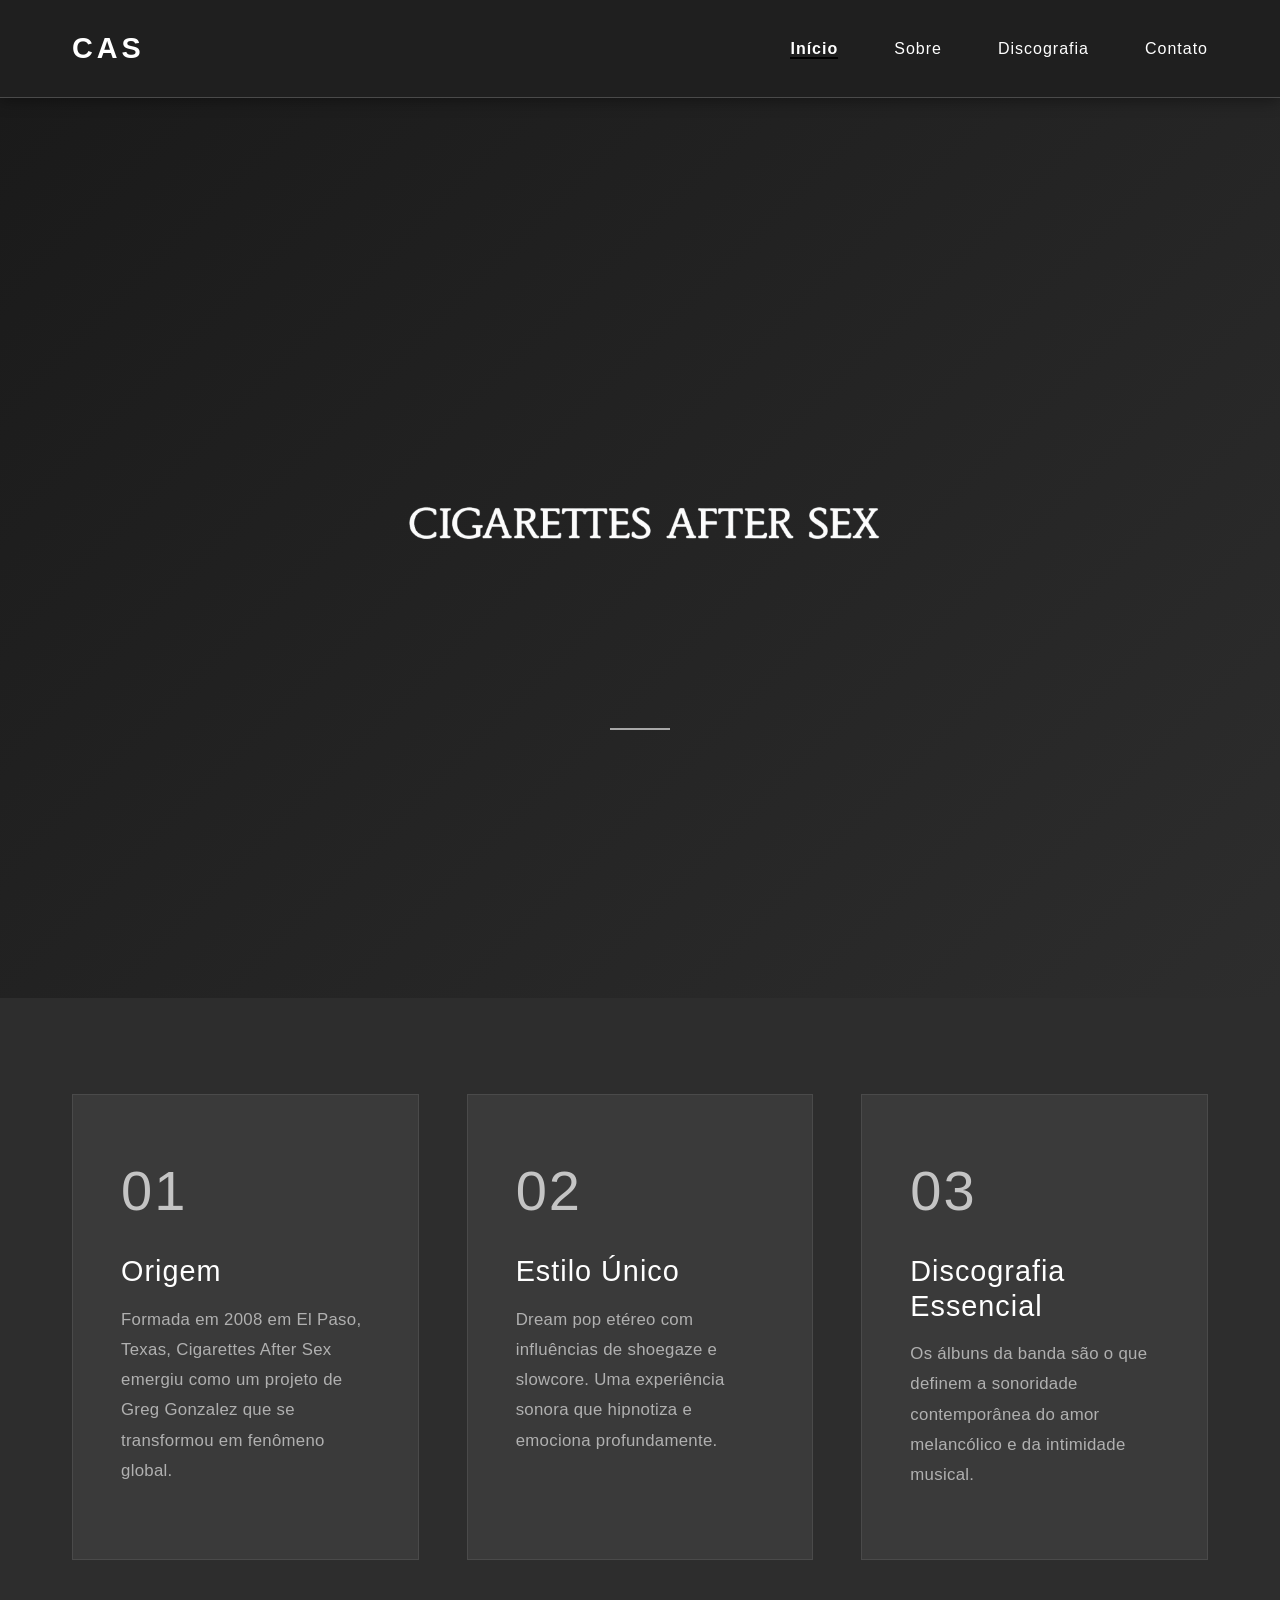
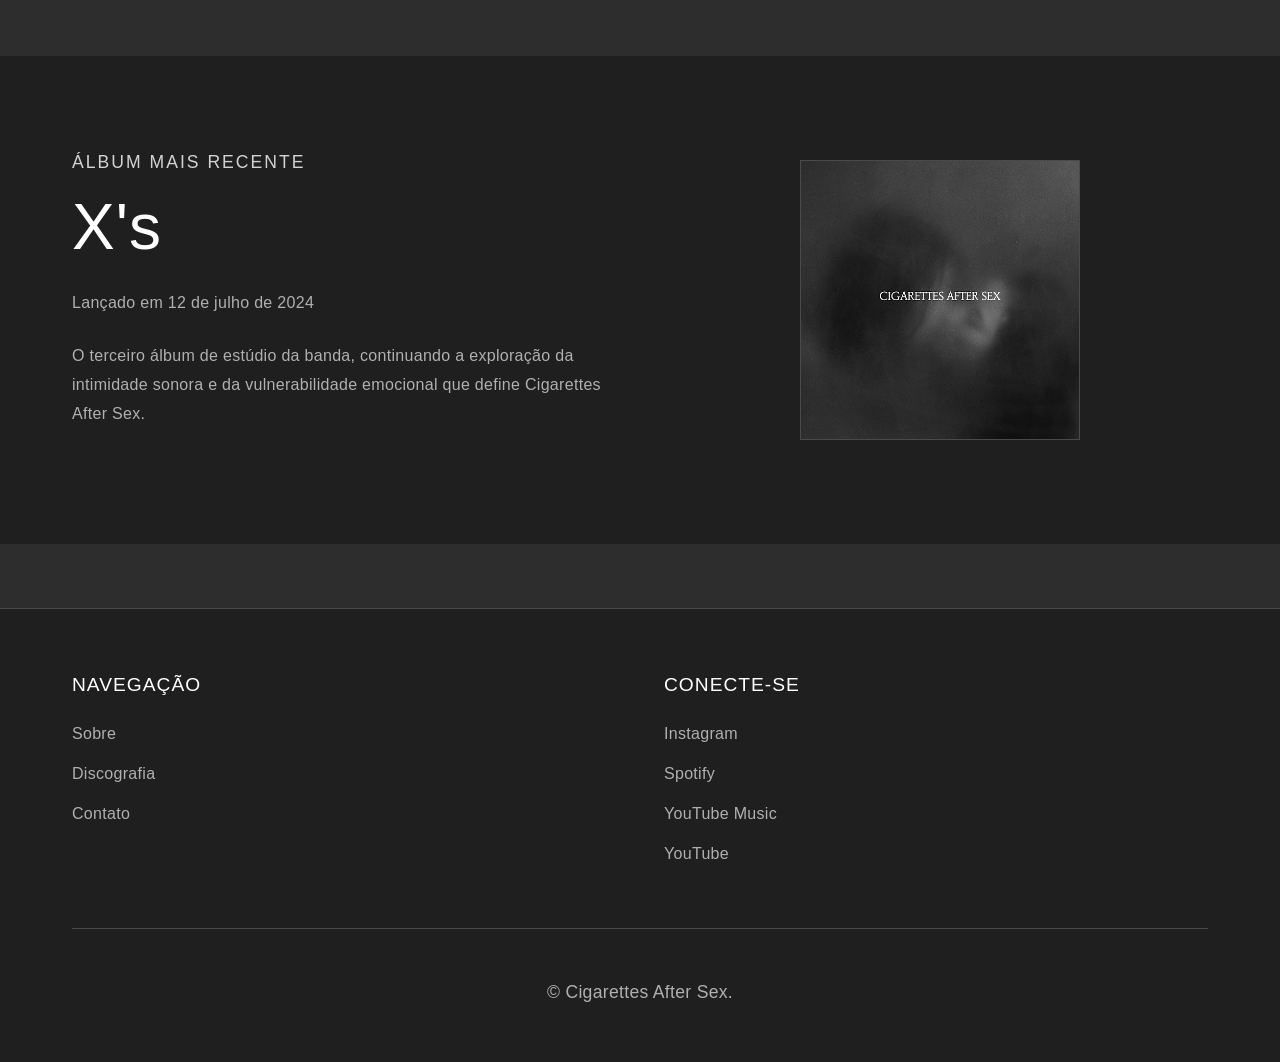
<file: index.html>
<!DOCTYPE html>
<html lang="pt-BR">

<head>
    <meta charset="UTF-8">
    <meta name="viewport" content="width=device-width, initial-scale=1.0">
    <title>Cigarettes After Sex - Música Etérea</title>
    <link rel="stylesheet" href="styles.css">
    <link rel="preconnect" href="https://fonts.googleapis.com">
    <link rel="preconnect" href="https://fonts.gstatic.com" crossorigin>
    <link href="https://fonts.googleapis.com/css2?family=Roboto:wght@400;700&display=swap" rel="stylesheet">
    <link rel="icon" type="image/x-icon" href="img/caslogo.png">
</head>

<body>
    <!-- Navigation -->
    <nav class="navbar">
        <div class="nav-container">
            <div class="logo">CAS</div>
            <div class="hamburger" id="hamburger">
                <span></span>
                <span></span>
                <span></span>
            </div>
            <ul class="nav-menu" id="navMenu">
                <li><a href="index.html">Início</a></li>
                <li><a href="sobre.html">Sobre</a></li>
                <li><a href="discografia.html">Discografia</a></li>
                <li><a href="contato.html">Contato</a></li>
            </ul>
        </div>
    </nav>

   <!-- Hero Section -->
    <section class="hero">
        <div class="hero-content">
            <img src="ChatGPT Image 16 de mai. de 2026, 15_10_00.png" alt="Cigarettes After Sex Logo" class="hero-logo">
            <p class="hero-subtitle">Música etérea que sussurra ao coração</p>
            <div class="hero-divider"></div>
        </div>
        <div class="hero-background"></div>
    </section>


    <!-- Featured Section -->
    <section class="featured">
        <div class="container">
            <div class="featured-grid">
                <div class="featured-card">
                    <div class="card-number">01</div>
                    <h3>Origem</h3>
                    <p>Formada em 2008 em El Paso, Texas, Cigarettes After Sex emergiu como um projeto de Greg Gonzalez
                        que se transformou em fenômeno global.</p>
                </div>
                <div class="featured-card">
                    <div class="card-number">02</div>
                    <h3>Estilo Único</h3>
                    <p>Dream pop etéreo com influências de shoegaze e slowcore. Uma experiência sonora que hipnotiza e
                        emociona profundamente.</p>
                </div>
                <div class="featured-card">
                    <div class="card-number">03</div>
                    <h3>Discografia Essencial</h3>
                    <p>Os álbuns da banda são o que definem a sonoridade contemporânea do amor melancólico e da
                        intimidade
                        musical.</p>
                </div>
            </div>
        </div>
    </section>

    <!-- Latest Album Section -->
    <section class="latest-album">
        <div class="container">
            <div class="album-content">
                <div class="album-info">
                    <h2>Álbum Mais Recente</h2>
                    <h3 class="album-title">X's</h3>
                    <p class="album-date">Lançado em 12 de julho de 2024</p>
                    <p class="album-description">O terceiro álbum de estúdio da banda, continuando a exploração da
                        intimidade sonora e da vulnerabilidade emocional que define Cigarettes After Sex.</p>
                </div>
                <div class="album-visual">
                    <div class="album-placeholder">
                        <img src="img/Capa de X_s.jpg" alt="Capa do álbum X's" />
                    </div>
                </div>
            </div>
        </div>
    </section>

    <!-- Footer -->
    <footer class="footer">
        <div class="container">
            <div class="footer-content">
                <div class="footer-section">
                    <h4>Navegação</h4>
                    <ul>
                        <li><a href="sobre.html">Sobre</a></li>
                        <li><a href="discografia.html">Discografia</a></li>
                        <li><a href="contato.html">Contato</a></li>
                    </ul>
                </div>
                <div class="footer-section">
                    <h4>Conecte-se</h4>
                    <ul>
                        <li><a href="https://www.instagram.com/cigsaftersex/" target="_blank">Instagram</a></li>
                        <li><a href="https://open.spotify.com/intl-pt/artist/1QAJqy2dA3ihHBFIHRphZj?si=LBuPsVwVQZmtWp7Cc4Pc-w"
                                target="_blank">Spotify</a></li>
                        <li><a href="https://music.youtube.com/channel/UCIMuwfTAzgZ5Dg84TmYxYkA?si=B16FmtwAJySwI1j8"
                                target="_blank">YouTube Music</a></li>
                        <li><a href="https://www.youtube.com/channel/UCqNxhPZoLJ81i5QaK4nqn8A"
                                target="_blank">YouTube</a></li>
                    </ul>
                </div>
            </div>
            <div class="footer-bottom">
                <p>&copy; Cigarettes After Sex.</p>
            </div>
        </div>
    </footer>

    <script src="script.js"></script>
</body>

</html>
</file>
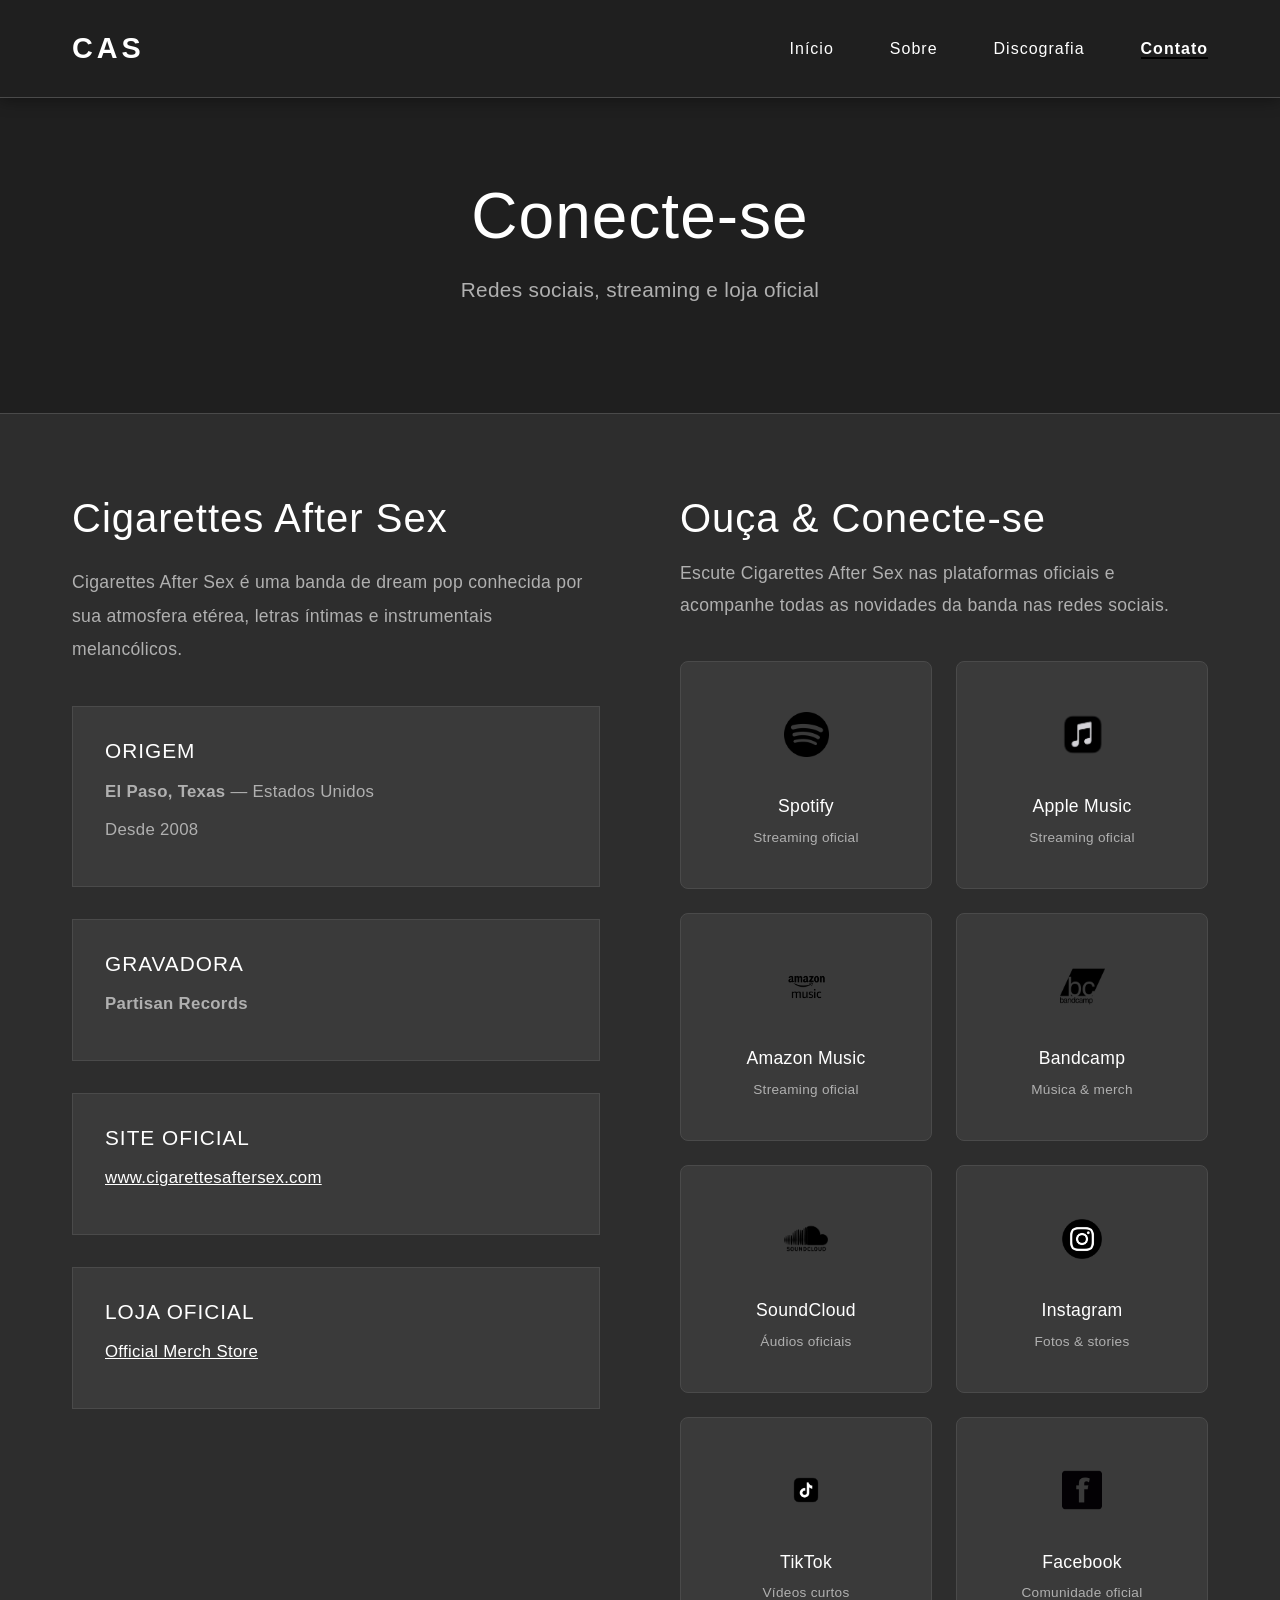
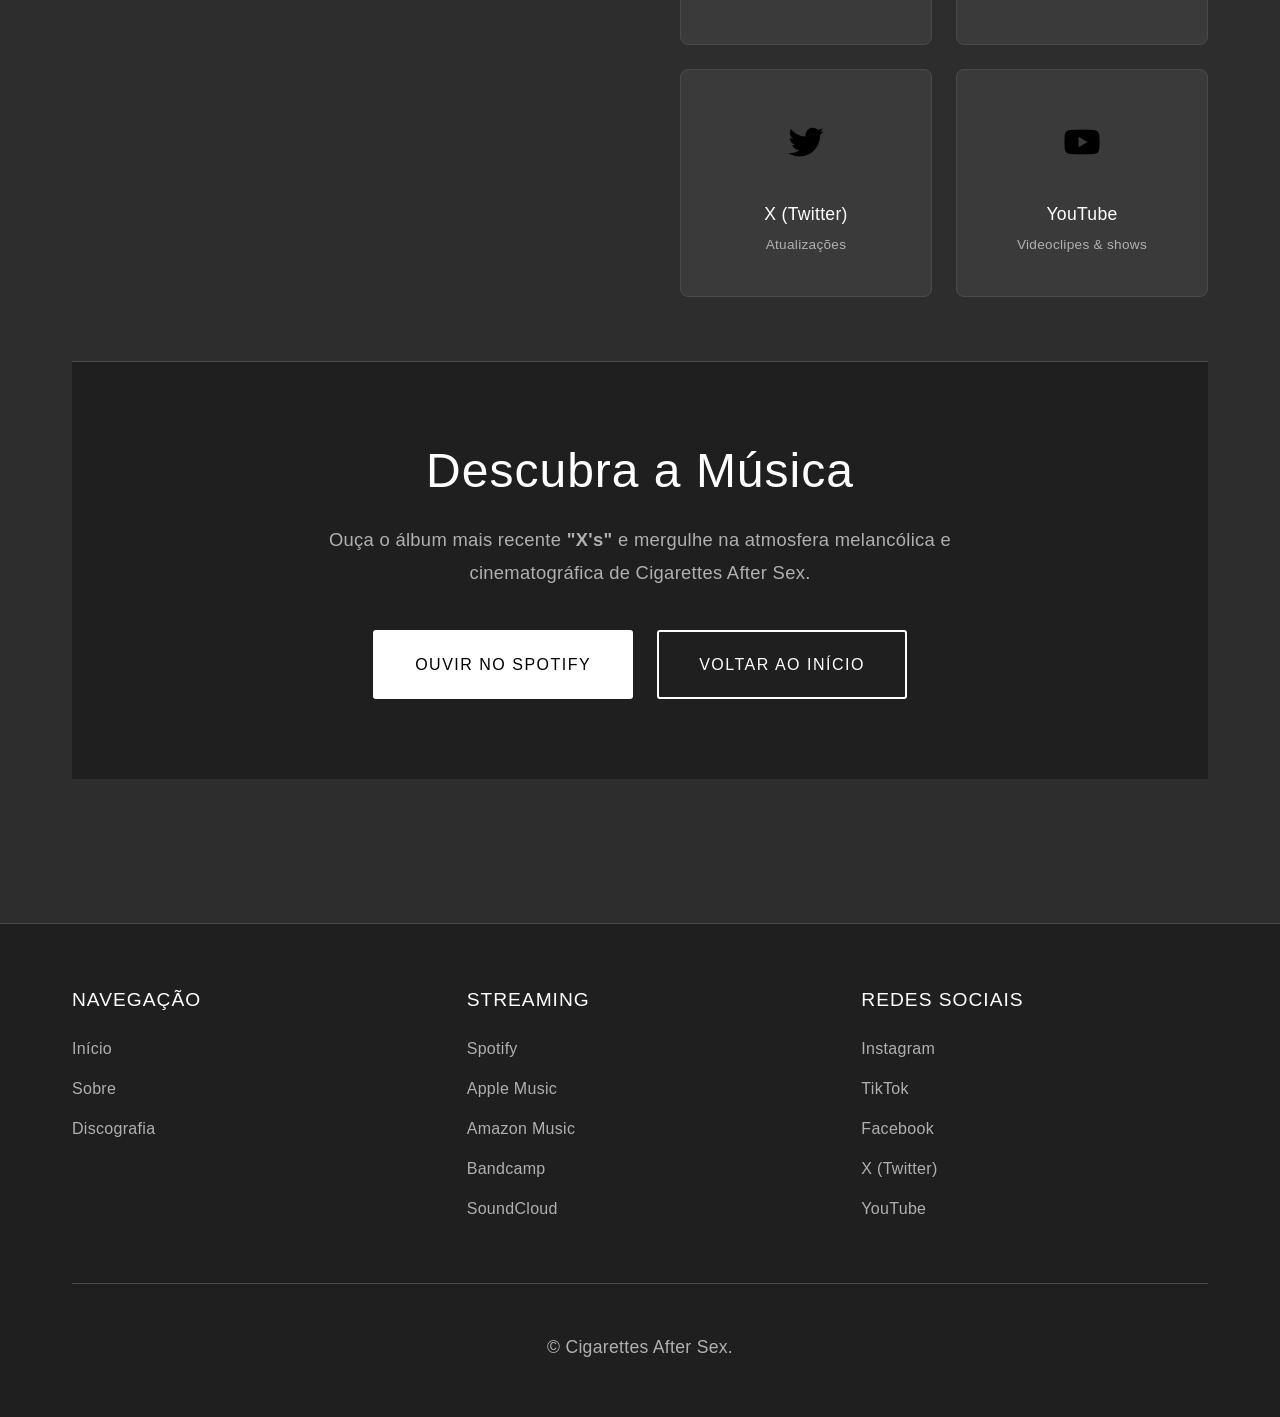
<file: contato.html>
<!DOCTYPE html>
<html lang="pt-BR">

<head>
    <meta charset="UTF-8">
    <meta name="viewport" content="width=device-width, initial-scale=1.0">

    <title>Cigarettes After Sex - Música Etérea</title>

    <link rel="stylesheet" href="styles.css">

    <link rel="preconnect" href="https://fonts.googleapis.com">
    <link rel="preconnect" href="https://fonts.gstatic.com" crossorigin>

    <link href="https://fonts.googleapis.com/css2?family=Roboto:wght@400;700&display=swap"
        rel="stylesheet">

     <link rel="icon" type="image/x-icon" href="img/caslogo.png">
</head>

<body>

    <!-- NAVBAR -->
    <nav class="navbar">

        <div class="nav-container">

            <div class="logo">CAS</div>

            <div class="hamburger" id="hamburger">
                <span></span>
                <span></span>
                <span></span>
            </div>

            <ul class="nav-menu" id="navMenu">
                <li><a href="index.html">Início</a></li>
                <li><a href="sobre.html">Sobre</a></li>
                <li><a href="discografia.html">Discografia</a></li>
                <li><a href="contato.html">Contato</a></li>
            </ul>

        </div>

    </nav>

    <!-- HEADER -->
    <section class="page-header">

        <div class="container">

            <h1>Conecte-se</h1>

            <p class="subtitle">
                Redes sociais, streaming e loja oficial
            </p>

        </div>

    </section>

    <!-- MAIN -->
    <main class="container content-main">

        <section class="contact-section">

            <div class="contact-grid">

                <!-- INFO -->
                <div class="contact-info">

                    <h2>Cigarettes After Sex</h2>

                    <p class="about-text">
                        Cigarettes After Sex é uma banda de dream pop
                        conhecida por sua atmosfera etérea, letras íntimas
                        e instrumentais melancólicos.
                    </p>

                    <div class="info-box">

                        <h3>Origem</h3>

                        <p>
                            <strong>El Paso, Texas</strong> — Estados Unidos
                        </p>

                        <p class="small-text">
                            Desde 2008
                        </p>

                    </div>

                    <div class="info-box">

                        <h3>Gravadora</h3>

                        <p>
                            <strong>Partisan Records</strong>
                        </p>

                    </div>

                    <div class="info-box">

                        <h3>Site Oficial</h3>

                        <p>
                            <a href="https://www.cigarettesaftersex.com/"
                                target="_blank"
                                class="external-link">

                                www.cigarettesaftersex.com
                            </a>
                        </p>

                    </div>

                    <div class="info-box">

                        <h3>Loja Oficial</h3>

                        <p>
                            <a href="https://cigarettesaftersex.forwardmerch.com/"
                                target="_blank"
                                class="external-link">

                                Official Merch Store
                            </a>
                        </p>

                    </div>

                </div>

                <!-- REDES -->
                <div class="social-links">

                    <h2>Ouça & Conecte-se</h2>

                    <p class="social-intro">
                        Escute Cigarettes After Sex nas plataformas
                        oficiais e acompanhe todas as novidades
                        da banda nas redes sociais.
                    </p>

                    <div class="social-grid">

                        <!-- SPOTIFY -->
                        <a href="https://open.spotify.com/artist/1QAJqy2dA3ihHBFIHRphZj"
                            target="_blank"
                            class="social-card">

                            <div class="social-icon">
                                <img src="img/spotify.png"
                                    alt="Spotify"
                                    style="width: 45px; height: 45px;">
                            </div>

                            <p>Spotify</p>

                            <span class="social-note">
                                Streaming oficial
                            </span>

                        </a>

                        <!-- APPLE MUSIC -->
                        <a href="https://music.apple.com/br/artist/cigarettes-after-sex/1069739468"
                            target="_blank"
                            class="social-card">

                            <div class="social-icon">
                                <img src="img/applemusic.png"
                                    alt="Apple Music"
                                    style="width: 70px; height: 70px;">
                            </div>

                            <p>Apple Music</p>

                            <span class="social-note">
                                Streaming oficial
                            </span>

                        </a>

                        <!-- AMAZON MUSIC -->
                        <a href="https://music.amazon.com/artists/B01N8Q5SR9/cigarettes-after-sex"
                            target="_blank"
                            class="social-card">

                            <div class="social-icon">
                                <img src="img/amazonmusic.png"
                                    alt="Amazon Music"
                                    style="width: 45px; height: 45px;">
                            </div>

                            <p>Amazon Music</p>

                            <span class="social-note">
                                Streaming oficial
                            </span>

                        </a>

                        <!-- BANDCAMP -->
                        <a href="https://cigarettesaftersex.bandcamp.com/"
                            target="_blank"
                            class="social-card">

                            <div class="social-icon">
                                <img src="img/bandcamp.png"
                                    alt="Bandcamp"
                                    style="width: 45px; height: 45px;">
                            </div>

                            <p>Bandcamp</p>

                            <span class="social-note">
                                Música & merch
                            </span>

                        </a>

                        <!-- SOUNDCLOUD -->
                        <a href="https://soundcloud.com/cigarettesaftersex"
                            target="_blank"
                            class="social-card">

                            <div class="social-icon">
                                <img src="img/soundcloud.png"
                                    alt="SoundCloud"
                                    style="width: 45px; height: 45px;">
                            </div>

                            <p>SoundCloud</p>

                            <span class="social-note">
                                Áudios oficiais
                            </span>

                        </a>

                        <!-- INSTAGRAM -->
                        <a href="https://www.instagram.com/cigsaftersex/"
                            target="_blank"
                            class="social-card">

                            <div class="social-icon">
                                <img src="img/instagram.png"
                                    alt="Instagram"
                                    style="width: 40px; height: 40px;">
                            </div>

                            <p>Instagram</p>

                            <span class="social-note">
                                Fotos & stories
                            </span>

                        </a>

                        <!-- TIKTOK -->
                        <a href="https://www.tiktok.com/@cigarettesaftersex"
                            target="_blank"
                            class="social-card">

                            <div class="social-icon">
                                <img src="img/tiktok.png"
                                    alt="TikTok"
                                    style="width: 40px; height: 40px;">
                            </div>

                            <p>TikTok</p>

                            <span class="social-note">
                                Vídeos curtos
                            </span>

                        </a>

                        <!-- FACEBOOK -->
                        <a href="https://www.facebook.com/CigarettesAfterSex/"
                            target="_blank"
                            class="social-card">

                            <div class="social-icon">
                                <img src="img/facebook.png"
                                    alt="Facebook"
                                    style="width: 40px; height: 40px;">
                            </div>

                            <p>Facebook</p>

                            <span class="social-note">
                                Comunidade oficial
                            </span>

                        </a>

                        <!-- X -->
                        <a href="https://x.com/CigsAfterSexx"
                            target="_blank"
                            class="social-card">

                            <div class="social-icon">
                                <img src="img/twitter.png"
                                    alt="X (Twitter)"
                                    style="width: 40px; height: 40px;">
                            </div>

                            <p>X (Twitter)</p>

                            <span class="social-note">
                                Atualizações
                            </span>

                        </a>

                        <!-- YOUTUBE -->
                        <a href="https://www.youtube.com/channel/UCqNxhPZoLJ81i5QaK4nqn8A"
                            target="_blank"
                            class="social-card">

                            <div class="social-icon">
                                <img src="img/youtube.png"
                                    alt="YouTube"
                                    style="width: 40px; height: 40px;">
                            </div>

                            <p>YouTube</p>

                            <span class="social-note">
                                Videoclipes & shows
                            </span>

                        </a>

                    </div>

                </div>

            </div>

        </section>

        <!-- CTA -->
        <section class="cta-section">

            <div class="cta-content">

                <h2>Descubra a Música</h2>

                <p>
                    Ouça o álbum mais recente
                    <strong>"X's"</strong>
                    e mergulhe na atmosfera melancólica
                    e cinematográfica de Cigarettes After Sex.
                </p>

                <div class="cta-buttons">

                    <a href="https://open.spotify.com/artist/1QAJqy2dA3ihHBFIHRphZj"
                        class="btn btn-primary"
                        target="_blank">

                        Ouvir no Spotify
                    </a>

                    <a href="index.html"
                        class="btn btn-secondary">

                        Voltar ao Início
                    </a>

                </div>

            </div>

        </section>

    </main>

    <!-- FOOTER -->
    <footer class="footer">

        <div class="container">

            <div class="footer-content">

                <!-- NAVEGAÇÃO -->
                <div class="footer-section">

                    <h4>Navegação</h4>

                    <ul>
                        <li><a href="index.html">Início</a></li>
                        <li><a href="sobre.html">Sobre</a></li>
                        <li><a href="discografia.html">Discografia</a></li>
                    </ul>

                </div>

                <!-- STREAMING -->
                <div class="footer-section">

                    <h4>Streaming</h4>

                    <ul>

                        <li>
                            <a href="https://open.spotify.com/artist/1QAJqy2dA3ihHBFIHRphZj"
                                target="_blank">
                                Spotify
                            </a>
                        </li>

                        <li>
                            <a href="https://music.apple.com/br/artist/cigarettes-after-sex/1069739468"
                                target="_blank">
                                Apple Music
                            </a>
                        </li>

                        <li>
                            <a href="https://music.amazon.com/artists/B01N8Q5SR9/cigarettes-after-sex"
                                target="_blank">
                                Amazon Music
                            </a>
                        </li>

                        <li>
                            <a href="https://cigarettesaftersex.bandcamp.com/"
                                target="_blank">
                                Bandcamp
                            </a>
                        </li>

                        <li>
                            <a href="https://soundcloud.com/cigarettesaftersex"
                                target="_blank">
                                SoundCloud
                            </a>
                        </li>

                    </ul>

                </div>

                <!-- REDES -->
                <div class="footer-section">

                    <h4>Redes Sociais</h4>

                    <ul>

                        <li>
                            <a href="https://www.instagram.com/cigsaftersex/"
                                target="_blank">
                                Instagram
                            </a>
                        </li>

                        <li>
                            <a href="https://www.tiktok.com/@cigarettesaftersex"
                                target="_blank">
                                TikTok
                            </a>
                        </li>

                        <li>
                            <a href="https://www.facebook.com/CigarettesAfterSex/"
                                target="_blank">
                                Facebook
                            </a>
                        </li>

                        <li>
                            <a href="https://x.com/CigsAfterSexx"
                                target="_blank">
                                X (Twitter)
                            </a>
                        </li>

                        <li>
                            <a href="https://www.youtube.com/channel/UCqNxhPZoLJ81i5QaK4nqn8A"
                                target="_blank">
                                YouTube
                            </a>
                        </li>

                    </ul>

                </div>

            </div>

            <div class="footer-bottom">
                <p>&copy; Cigarettes After Sex.</p>
            </div>

        </div>

    </footer>

    <script src="script.js"></script>

</body>

</html>
</file>
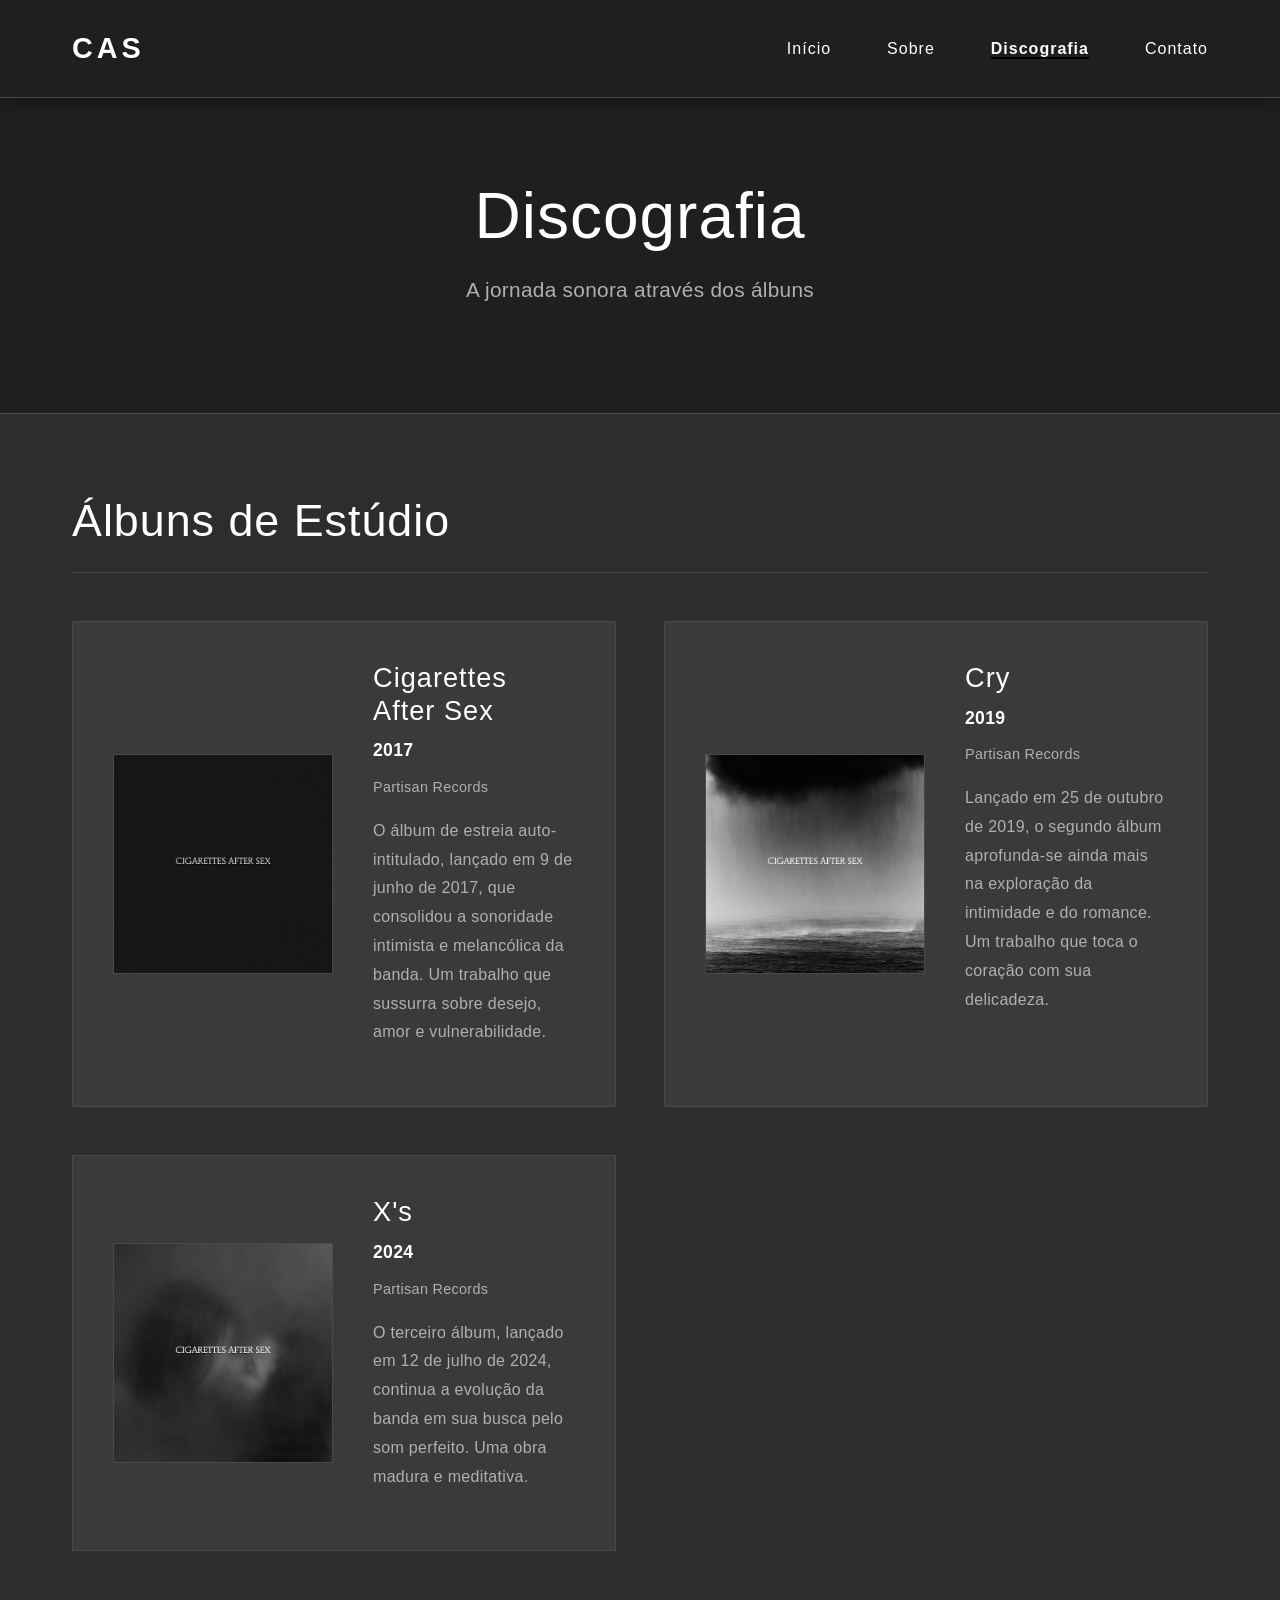
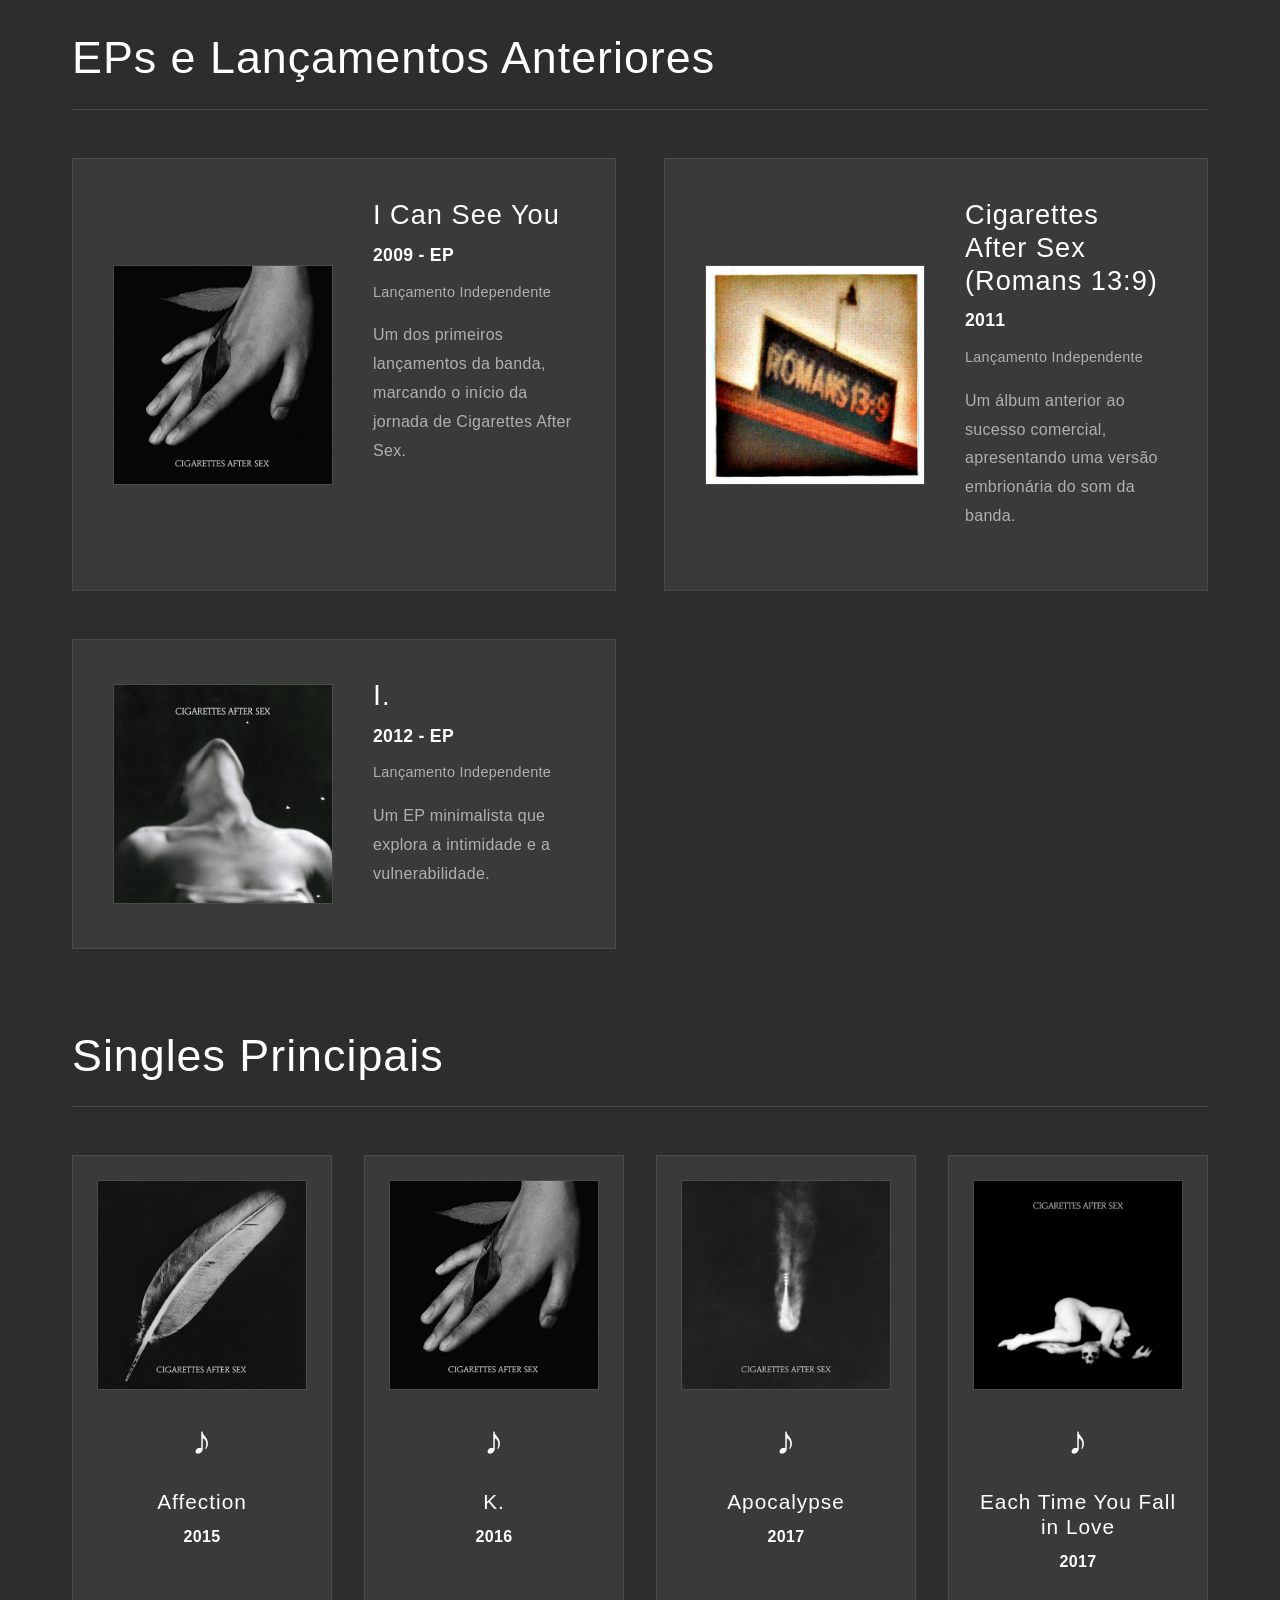
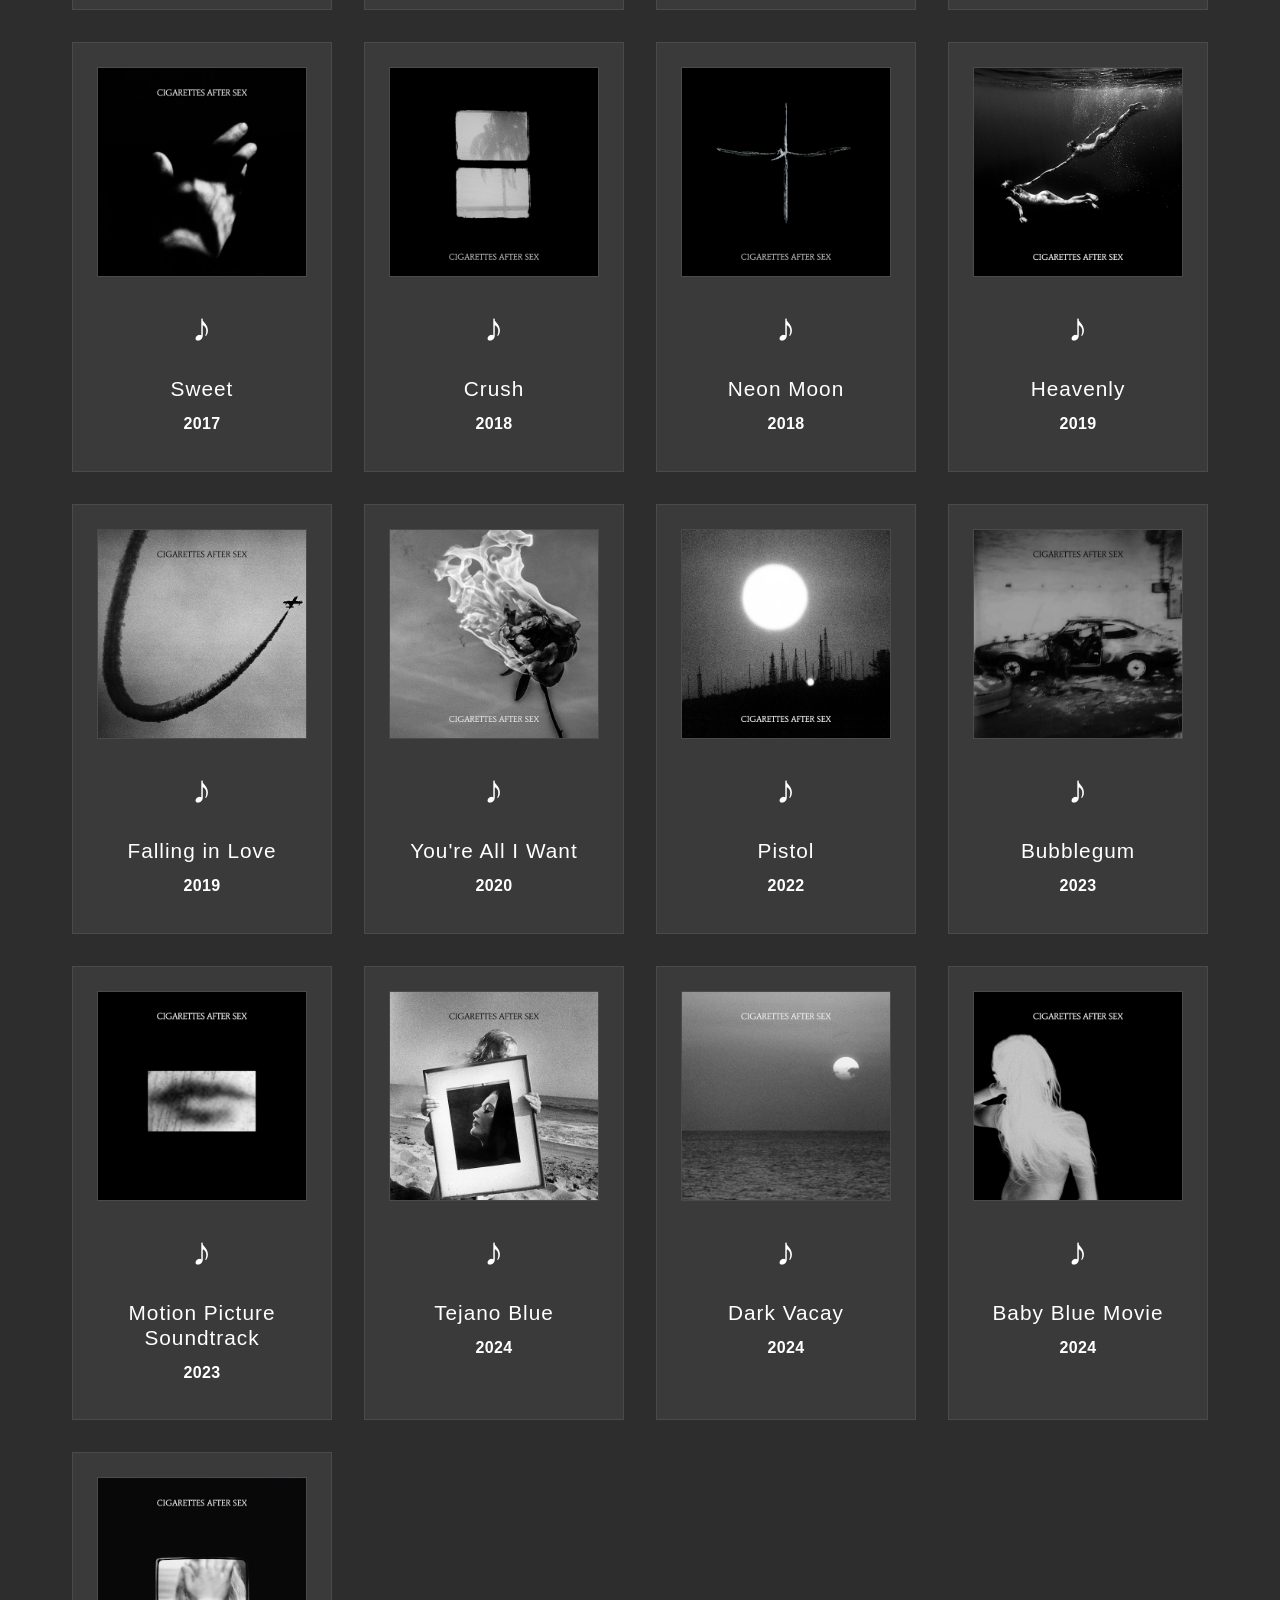
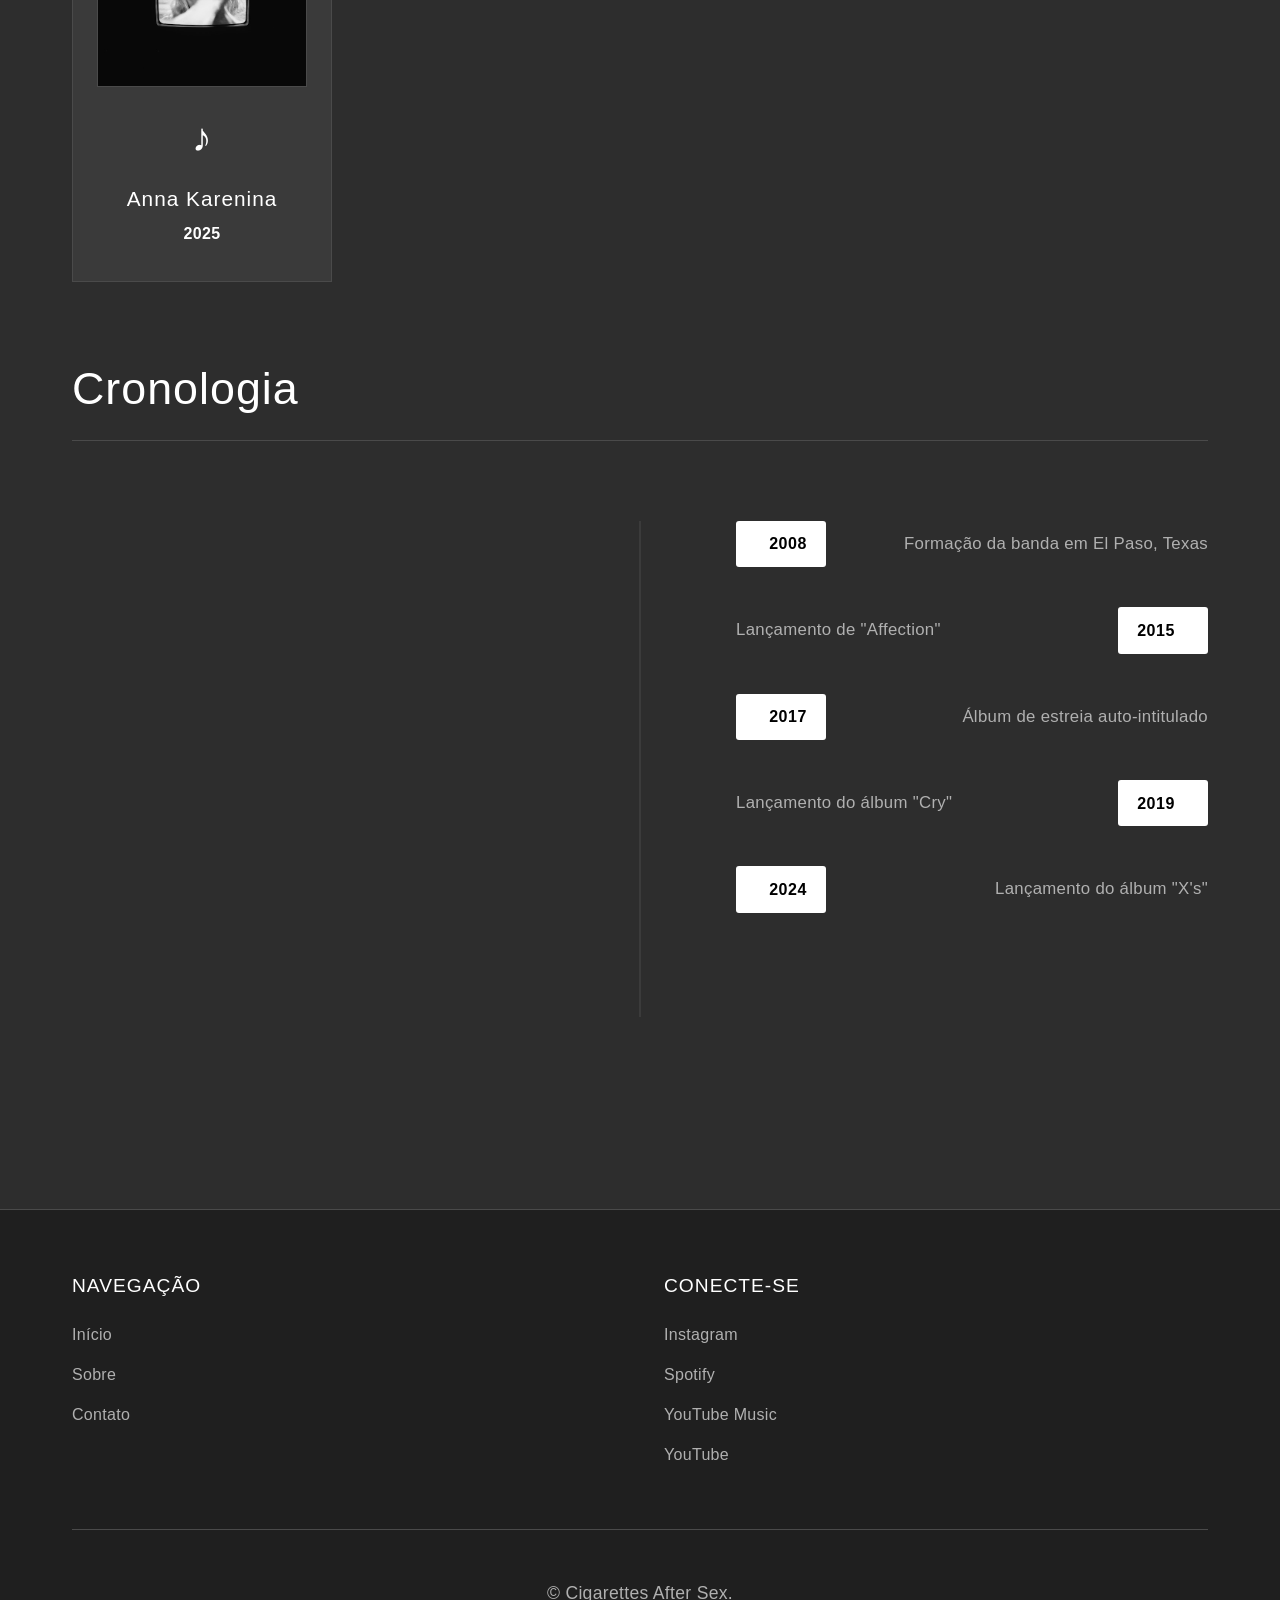
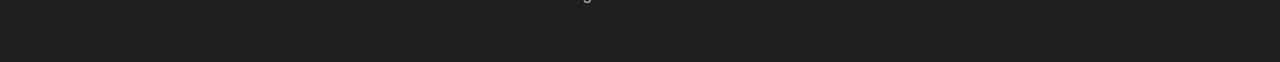
<file: discografia.html>
<!DOCTYPE html>
<html lang="pt-BR">

<head>
    <meta charset="UTF-8">
    <meta name="viewport" content="width=device-width, initial-scale=1.0">
    <title>Cigarettes After Sex - Música Etérea</title>
    <link rel="stylesheet" href="styles.css">
    <link rel="preconnect" href="https://fonts.googleapis.com">
    <link rel="preconnect" href="https://fonts.gstatic.com" crossorigin>
    <link href="https://fonts.googleapis.com/css2?family=Roboto:wght@400;700&display=swap" rel="stylesheet">
     <link rel="icon" type="image/x-icon" href="img/caslogo.png">
</head>

<body>
    <!-- Navigation -->
    <nav class="navbar">
        <div class="nav-container">
            <div class="logo">CAS</div>
            <div class="hamburger" id="hamburger">
                <span></span>
                <span></span>
                <span></span>
            </div>
            <ul class="nav-menu" id="navMenu">
                <li><a href="index.html">Início</a></li>
                <li><a href="sobre.html">Sobre</a></li>
                <li><a href="discografia.html">Discografia</a></li>
                <li><a href="contato.html">Contato</a></li>
            </ul>
        </div>
    </nav>

    <!-- Page Header -->
    <section class="page-header">
        <div class="container">
            <h1>Discografia</h1>
            <p class="subtitle">A jornada sonora através dos álbuns</p>
        </div>
    </section>

    <!-- Content -->
    <main class="container content-main">

        <!-- Studio Albums Section -->
        <section class="discography-section">
            <h2 class="section-title">Álbuns de Estúdio</h2>

            <div class="albums-grid">

                <div class="album-item">
                    <div class="album-cover">
                        <div class="album-placeholder-large">
                            <img src="img/Capa de Cigarettes After Sex.jpg"
                                alt="Capa do álbum Cigarettes After Sex">
                        </div>
                    </div>

                    <div class="album-info-detail">
                        <h3>Cigarettes After Sex</h3>
                        <p class="album-year">2017</p>
                        <p class="album-label">Partisan Records</p>

                        <p class="album-description">
                            O álbum de estreia auto-intitulado, lançado em 9 de junho de 2017,
                            que consolidou a sonoridade intimista e melancólica da banda.
                            Um trabalho que sussurra sobre desejo, amor e vulnerabilidade.
                        </p>
                    </div>
                </div>

                <div class="album-item">
                    <div class="album-cover">
                        <div class="album-placeholder-large">
                            <img src="img/Capa de Cry.jpg" alt="Capa do álbum Cry">
                        </div>
                    </div>

                    <div class="album-info-detail">
                        <h3>Cry</h3>
                        <p class="album-year">2019</p>
                        <p class="album-label">Partisan Records</p>

                        <p class="album-description">
                            Lançado em 25 de outubro de 2019, o segundo álbum aprofunda-se
                            ainda mais na exploração da intimidade e do romance.
                            Um trabalho que toca o coração com sua delicadeza.
                        </p>
                    </div>
                </div>

                <div class="album-item">
                    <div class="album-cover">
                        <div class="album-placeholder-large">
                            <img src="img/Capa de X_s.jpg" alt="Capa do álbum X's">
                        </div>
                    </div>

                    <div class="album-info-detail">
                        <h3>X's</h3>
                        <p class="album-year">2024</p>
                        <p class="album-label">Partisan Records</p>

                        <p class="album-description">
                            O terceiro álbum, lançado em 12 de julho de 2024,
                            continua a evolução da banda em sua busca pelo som perfeito.
                            Uma obra madura e meditativa.
                        </p>
                    </div>
                </div>

            </div>
        </section>

        <!-- EPs e Lançamentos -->
        <section class="discography-section">
            <h2 class="section-title">EPs e Lançamentos Anteriores</h2>

            <div class="albums-grid">

                <div class="album-item">
                    <div class="album-cover">
                        <div class="album-placeholder-large">
                            <img src="img/Capa de K.jpg" alt="Capa do EP I Can See You">
                        </div>
                    </div>

                    <div class="album-info-detail">
                        <h3>I Can See You</h3>
                        <p class="album-year">2009 - EP</p>
                        <p class="album-label">Lançamento Independente</p>

                        <p class="album-description">
                            Um dos primeiros lançamentos da banda, marcando o início da jornada
                            de Cigarettes After Sex.
                        </p>
                    </div>
                </div>

                <div class="album-item">
                    <div class="album-cover">
                        <div class="album-placeholder-large">
                            <img src="img/Capa de Romans (13 9).jpg"
                                alt="Capa do álbum Cigarettes After Sex (Romans 13:9)">
                        </div>
                    </div>

                    <div class="album-info-detail">
                        <h3>Cigarettes After Sex (Romans 13:9)</h3>
                        <p class="album-year">2011</p>
                        <p class="album-label">Lançamento Independente</p>

                        <p class="album-description">
                            Um álbum anterior ao sucesso comercial, apresentando uma versão
                            embrionária do som da banda.
                        </p>
                    </div>
                </div>

                <div class="album-item">
                    <div class="album-cover">
                        <div class="album-placeholder-large">
                            <img src="img/Capa de I..jpg" alt="Capa do EP Ⅰ.">
                        </div>
                    </div>

                    <div class="album-info-detail">
                        <h3>Ⅰ.</h3>
                        <p class="album-year">2012 - EP</p>
                        <p class="album-label">Lançamento Independente</p>

                        <p class="album-description">
                            Um EP minimalista que explora a intimidade e a vulnerabilidade.
                        </p>
                    </div>
                </div>

            </div>
        </section>

        <!-- Singles -->
        <section class="discography-section">
            <h2 class="section-title">Singles Principais</h2>

            <div class="singles-grid">

                <div class="single-item">
                    <img src="img/Capa de Affection.jpg" alt="Capa de Affection" class="single-image">
                    <div class="single-marker">♪</div>
                    <h4>Affection</h4>
                    <p class="single-year">2015</p>
                </div>

                <div class="single-item">
                    <img src="img/Capa de K.jpg" alt="Capa de K." class="single-image">
                    <div class="single-marker">♪</div>
                    <h4>K.</h4>
                    <p class="single-year">2016</p>
                </div>

                <div class="single-item">
                    <img src="img/Capa de Apocalypse.jpg" alt="Capa de Apocalypse" class="single-image">
                    <div class="single-marker">♪</div>
                    <h4>Apocalypse</h4>
                    <p class="single-year">2017</p>
                </div>

                <div class="single-item">
                    <img src="img/Capa de Each Time You Fall in Love.jpg"
                        alt="Capa de Each Time You Fall in Love" class="single-image">
                    <div class="single-marker">♪</div>
                    <h4>Each Time You Fall in Love</h4>
                    <p class="single-year">2017</p>
                </div>

                <div class="single-item">
                    <img src="img/Capa de Sweet.jpg" alt="Capa de Sweet" class="single-image">
                    <div class="single-marker">♪</div>
                    <h4>Sweet</h4>
                    <p class="single-year">2017</p>
                </div>

                <div class="single-item">
                    <img src="img/Capa de Crush.jpg" alt="Capa de Crush" class="single-image">
                    <div class="single-marker">♪</div>
                    <h4>Crush</h4>
                    <p class="single-year">2018</p>
                </div>

                <div class="single-item">
                    <img src="img/Capa de Neon Moon.jpg" alt="Capa de Neon Moon" class="single-image">
                    <div class="single-marker">♪</div>
                    <h4>Neon Moon</h4>
                    <p class="single-year">2018</p>
                </div>

                <div class="single-item">
                    <img src="img/Capa de Heavenly.jpg" alt="Capa de Heavenly" class="single-image">
                    <div class="single-marker">♪</div>
                    <h4>Heavenly</h4>
                    <p class="single-year">2019</p>
                </div>

                <div class="single-item">
                    <img src="img/Capa de Falling In Love.jpg" alt="Capa de Falling in Love"
                        class="single-image">
                    <div class="single-marker">♪</div>
                    <h4>Falling in Love</h4>
                    <p class="single-year">2019</p>
                </div>

                <div class="single-item">
                    <img src="img/Capa de You_re All I want.jpg"
                        alt="Capa de You're All I Want" class="single-image">
                    <div class="single-marker">♪</div>
                    <h4>You're All I Want</h4>
                    <p class="single-year">2020</p>
                </div>

                <div class="single-item">
                    <img src="img/Capa de Pistol.jpg" alt="Capa de Pistol" class="single-image">
                    <div class="single-marker">♪</div>
                    <h4>Pistol</h4>
                    <p class="single-year">2022</p>
                </div>

                <div class="single-item">
                    <img src="img/Capa de Bubblegum.jpg" alt="Capa de Bubblegum" class="single-image">
                    <div class="single-marker">♪</div>
                    <h4>Bubblegum</h4>
                    <p class="single-year">2023</p>
                </div>

                <div class="single-item">
                    <img src="img/Capa de Motion Picture Soundtrack.jpg"
                        alt="Capa de Motion Picture Soundtrack" class="single-image">
                    <div class="single-marker">♪</div>
                    <h4>Motion Picture Soundtrack</h4>
                    <p class="single-year">2023</p>
                </div>

                <div class="single-item">
                    <img src="img/Capa de Tejano Blue.jpg" alt="Capa de Tejano Blue"
                        class="single-image">
                    <div class="single-marker">♪</div>
                    <h4>Tejano Blue</h4>
                    <p class="single-year">2024</p>
                </div>

                <div class="single-item">
                    <img src="img/Capa de Dark Vacay.jpg" alt="Capa de Dark Vacay"
                        class="single-image">
                    <div class="single-marker">♪</div>
                    <h4>Dark Vacay</h4>
                    <p class="single-year">2024</p>
                </div>

                <div class="single-item">
                    <img src="img/Capa de Baby Blue Movie.jpg"
                        alt="Capa de Baby Blue Movie" class="single-image">
                    <div class="single-marker">♪</div>
                    <h4>Baby Blue Movie</h4>
                    <p class="single-year">2024</p>
                </div>

                <div class="single-item">
                    <img src="img/Capa de Anna Karenina.jpg"
                        alt="Capa de Anna Karenina" class="single-image">
                    <div class="single-marker">♪</div>
                    <h4>Anna Karenina</h4>
                    <p class="single-year">2025</p>
                </div>

            </div>
        </section>

        <!-- Timeline -->
        <section class="discography-section">
            <h2 class="section-title">Cronologia</h2>

            <div class="timeline">

                <div class="timeline-item">
                    <div class="timeline-marker">2008</div>
                    <p>Formação da banda em El Paso, Texas</p>
                </div>

                <div class="timeline-item">
                    <div class="timeline-marker">2015</div>
                    <p>Lançamento de "Affection"</p>
                </div>

                <div class="timeline-item">
                    <div class="timeline-marker">2017</div>
                    <p>Álbum de estreia auto-intitulado</p>
                </div>

                <div class="timeline-item">
                    <div class="timeline-marker">2019</div>
                    <p>Lançamento do álbum "Cry"</p>
                </div>

                <div class="timeline-item">
                    <div class="timeline-marker">2024</div>
                    <p>Lançamento do álbum "X's"</p>
                </div>

            </div>
        </section>

    </main>

    <!-- Footer -->
    <footer class="footer">
        <div class="container">

            <div class="footer-content">

                <div class="footer-section">
                    <h4>Navegação</h4>

                    <ul>
                        <li><a href="index.html">Início</a></li>
                        <li><a href="sobre.html">Sobre</a></li>
                        <li><a href="contato.html">Contato</a></li>
                    </ul>
                </div>

                <div class="footer-section">
                    <h4>Conecte-se</h4>

                    <ul>
                        <li>
                            <a href="https://www.instagram.com/cigsaftersex/" target="_blank">
                                Instagram
                            </a>
                        </li>

                        <li>
                            <a href="https://open.spotify.com/" target="_blank">
                                Spotify
                            </a>
                        </li>

                        <li>
                            <a href="https://music.youtube.com/" target="_blank">
                                YouTube Music
                            </a>
                        </li>

                        <li>
                            <a href="https://www.youtube.com/" target="_blank">
                                YouTube
                            </a>
                        </li>
                    </ul>
                </div>

            </div>

            <div class="footer-bottom">
                <p>&copy; Cigarettes After Sex.</p>
            </div>

        </div>
    </footer>

    <script src="script.js"></script>
</body>

</html>
</file>
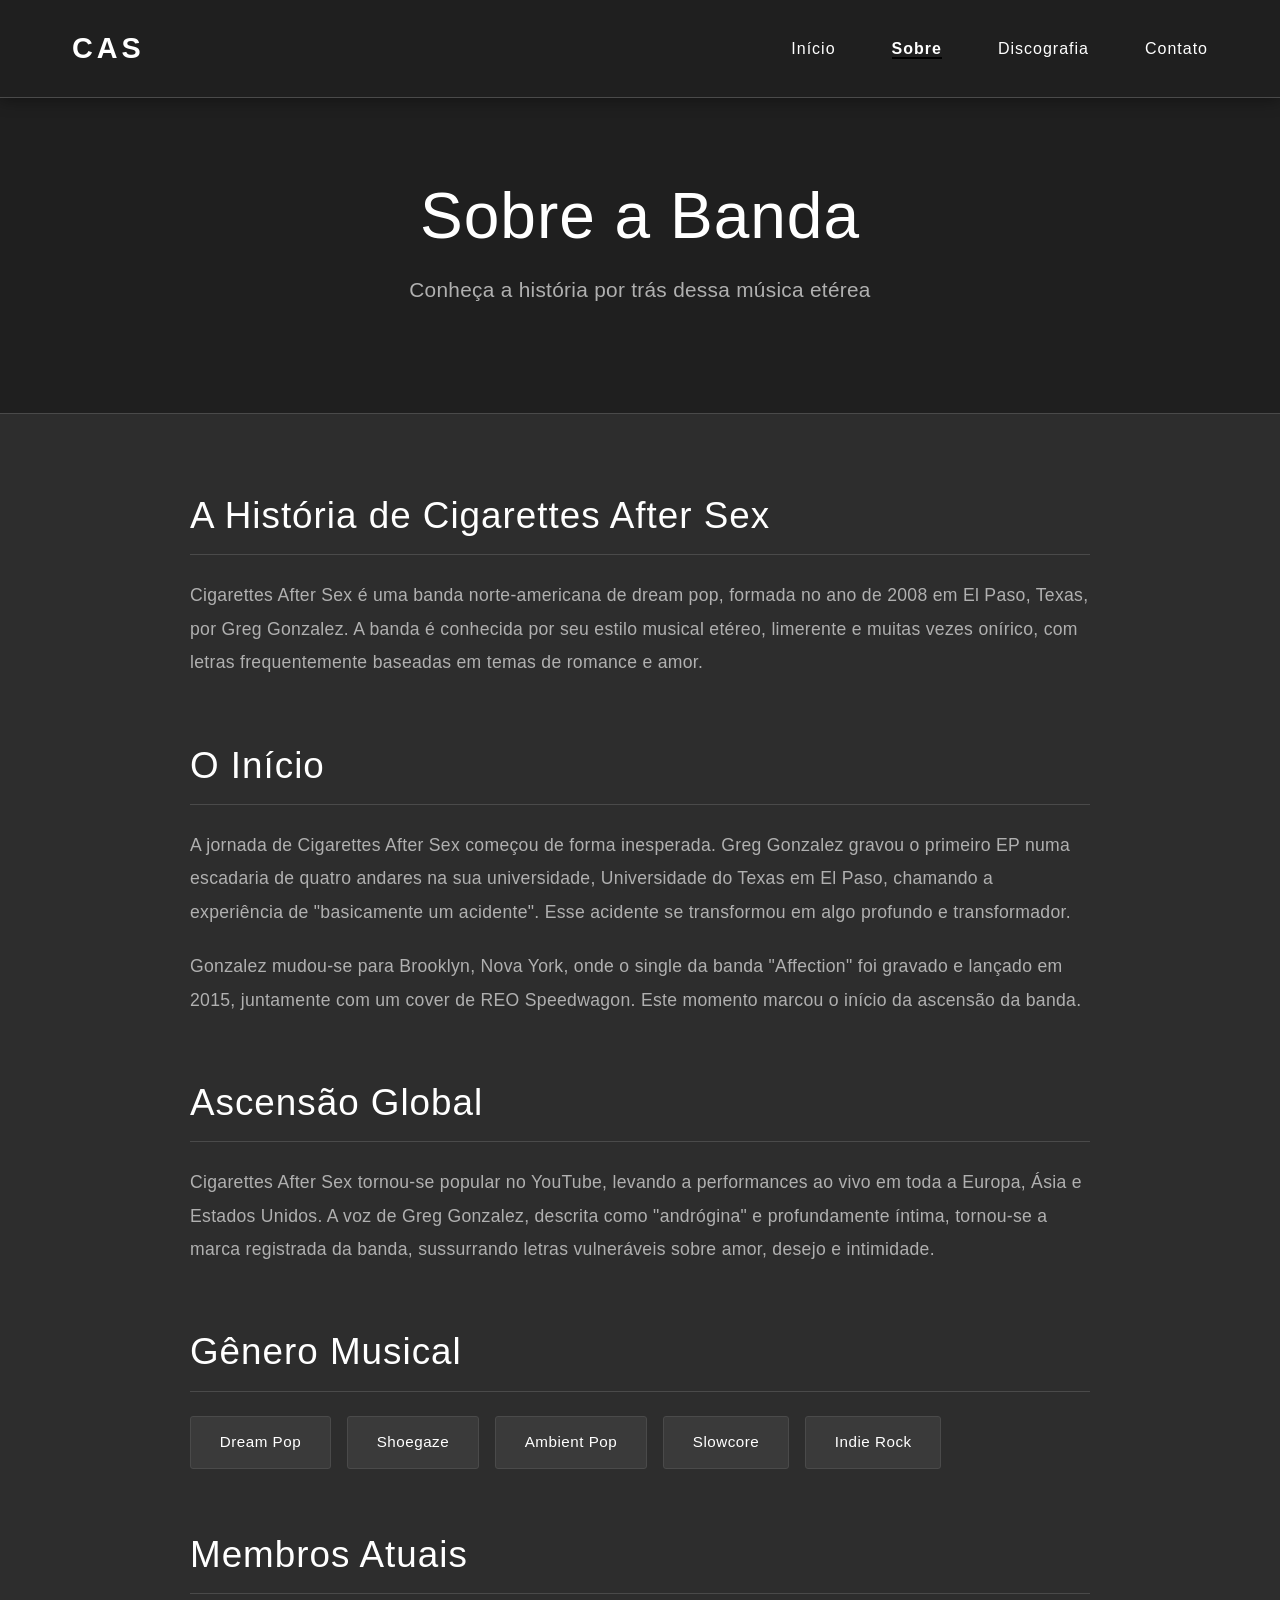
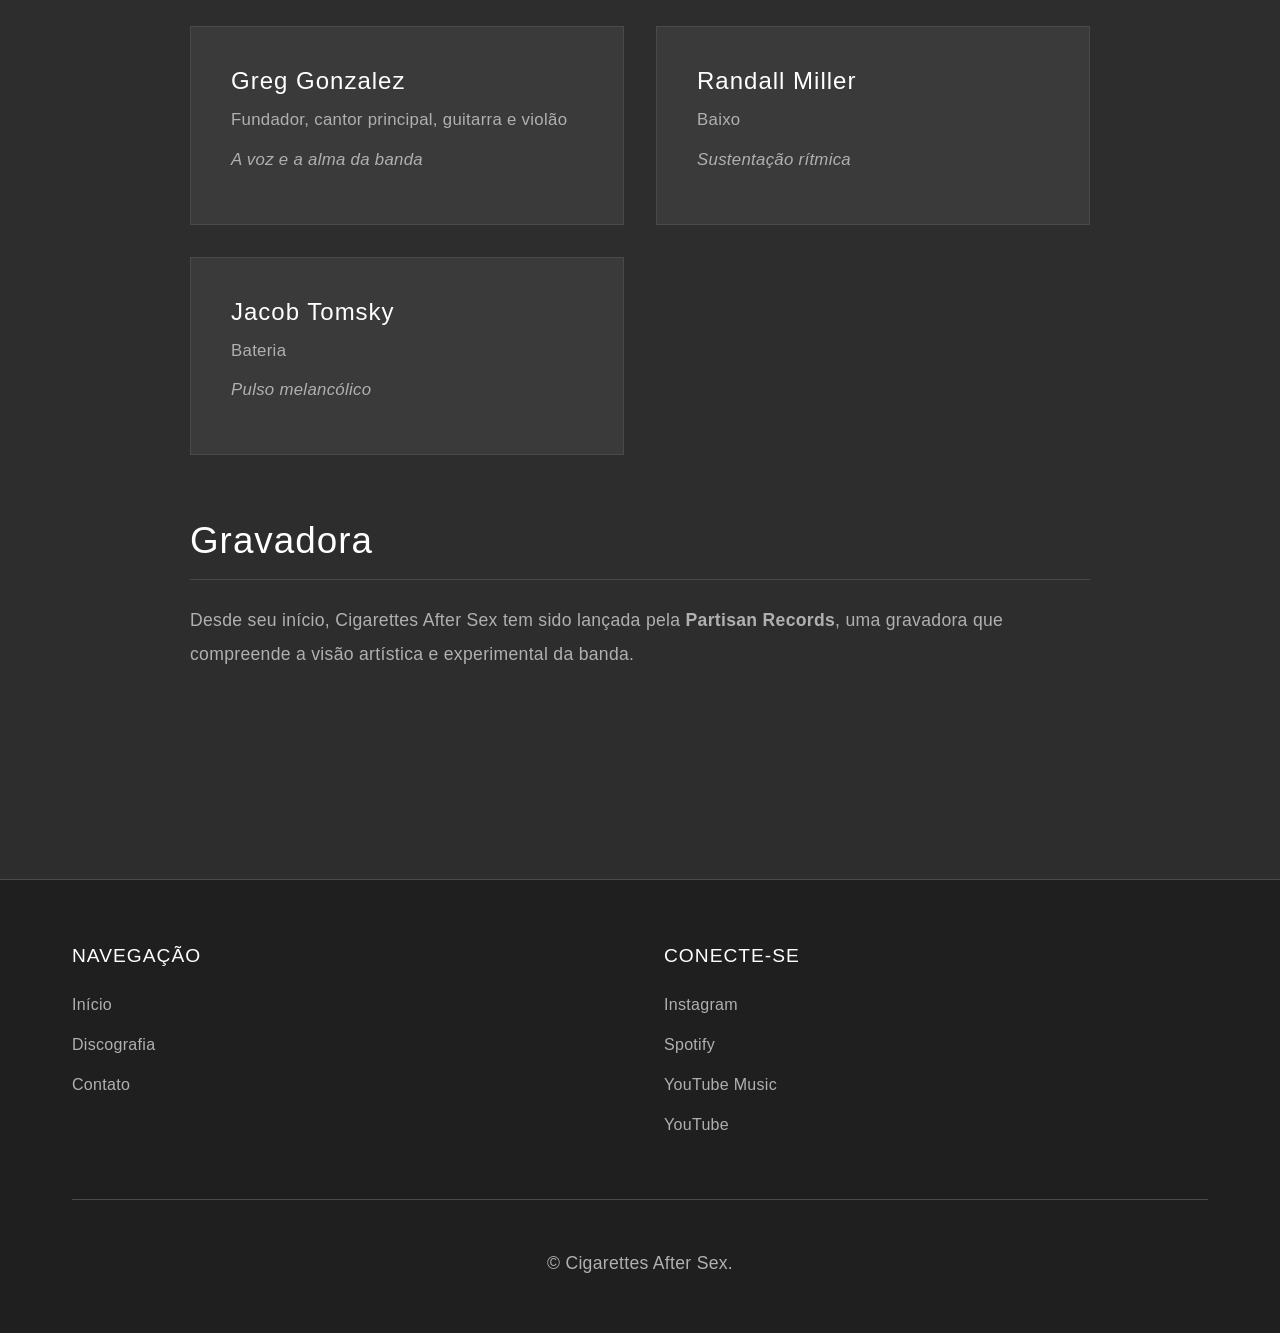
<file: sobre.html>
<!DOCTYPE html>
<html lang="pt-BR">

<head>
    <meta charset="UTF-8">
    <meta name="viewport" content="width=device-width, initial-scale=1.0">
    <title>Cigarettes After Sex - Música Etérea</title>
    <link rel="stylesheet" href="styles.css">
    <link rel="preconnect" href="https://fonts.googleapis.com">
    <link rel="preconnect" href="https://fonts.gstatic.com" crossorigin>
    <link href="https://fonts.googleapis.com/css2?family=Roboto:wght@400;700&display=swap" rel="stylesheet">
     <link rel="icon" type="image/x-icon" href="img/caslogo.png">
</head>

<body>
    <!-- Navigation -->
    <nav class="navbar">
        <div class="nav-container">
            <div class="logo">CAS</div>
            <div class="hamburger" id="hamburger">
                <span></span>
                <span></span>
                <span></span>
            </div>
            <ul class="nav-menu" id="navMenu">
                <li><a href="index.html">Início</a></li>
                <li><a href="sobre.html">Sobre</a></li>
                <li><a href="discografia.html">Discografia</a></li>
                <li><a href="contato.html">Contato</a></li>
            </ul>
        </div>
    </nav>

    <!-- Page Header -->
    <section class="page-header">
        <div class="container">
            <h1>Sobre a Banda</h1>
            <p class="subtitle">Conheça a história por trás dessa música etérea</p>
        </div>
    </section>

    <!-- Content -->
    <main class="container content-main">
        <article class="article-content">
            <section class="text-section">
                <h2>A História de Cigarettes After Sex</h2>
                <p>
                    Cigarettes After Sex é uma banda norte-americana de dream pop, formada no ano de 2008 em El Paso,
                    Texas, por Greg Gonzalez.
                    A banda é conhecida por seu estilo musical etéreo, limerente e muitas vezes onírico, com letras
                    frequentemente baseadas em temas
                    de romance e amor.
                </p>
            </section>

            <section class="text-section">
                <h2>O Início</h2>
                <p>
                    A jornada de Cigarettes After Sex começou de forma inesperada. Greg Gonzalez gravou o primeiro EP
                    numa escadaria de quatro
                    andares na sua universidade, Universidade do Texas em El Paso, chamando a experiência de
                    "basicamente um acidente". Esse
                    acidente se transformou em algo profundo e transformador.
                </p>
                <p>
                    Gonzalez mudou-se para Brooklyn, Nova York, onde o single da banda "Affection" foi gravado e lançado
                    em 2015, juntamente com
                    um cover de REO Speedwagon. Este momento marcou o início da ascensão da banda.
                </p>
            </section>

            <section class="text-section">
                <h2>Ascensão Global</h2>
                <p>
                    Cigarettes After Sex tornou-se popular no YouTube, levando a performances ao vivo em toda a Europa,
                    Ásia e Estados Unidos.
                    A voz de Greg Gonzalez, descrita como "andrógina" e profundamente íntima, tornou-se a marca
                    registrada da banda, sussurrando
                    letras vulneráveis sobre amor, desejo e intimidade.
                </p>
            </section>

            <section class="text-section">
                <h2>Gênero Musical</h2>
                <div class="genres-grid">
                    <div class="genre-tag">Dream Pop</div>
                    <div class="genre-tag">Shoegaze</div>
                    <div class="genre-tag">Ambient Pop</div>
                    <div class="genre-tag">Slowcore</div>
                    <div class="genre-tag">Indie Rock</div>
                </div>
            </section>

            <section class="text-section">
                <h2>Membros Atuais</h2>
                <div class="members-grid">
                    <div class="member-card">
                        <h4>Greg Gonzalez</h4>
                        <p>Fundador, cantor principal, guitarra e violão</p>
                        <p class="member-role">A voz e a alma da banda</p>
                    </div>
                    <div class="member-card">
                        <h4>Randall Miller</h4>
                        <p>Baixo</p>
                        <p class="member-role">Sustentação rítmica</p>
                    </div>
                    <div class="member-card">
                        <h4>Jacob Tomsky</h4>
                        <p>Bateria</p>
                        <p class="member-role">Pulso melancólico</p>
                    </div>
                </div>
            </section>

            <section class="text-section">
                <h2>Gravadora</h2>
                <p>
                    Desde seu início, Cigarettes After Sex tem sido lançada pela <strong>Partisan Records</strong>,
                    uma gravadora que compreende a visão artística e experimental da banda.
                </p>
            </section>
        </article>
    </main>

    <!-- Footer -->
    <footer class="footer">
        <div class="container">
            <div class="footer-content">
                <div class="footer-section">
                    <h4>Navegação</h4>
                    <ul>
                        <li><a href="index.html">Início</a></li>
                        <li><a href="discografia.html">Discografia</a></li>
                        <li><a href="contato.html">Contato</a></li>
                    </ul>
                </div>
                <div class="footer-section">
                    <h4>Conecte-se</h4>
                    <ul>
                        <li><a href="https://www.instagram.com/cigsaftersex/" target="_blank">Instagram</a></li>
                        <li><a href="https://open.spotify.com/intl-pt/artist/1QAJqy2dA3ihHBFIHRphZj?si=LBuPsVwVQZmtWp7Cc4Pc-w"
                                target="_blank">Spotify</a></li>
                        <li><a href="https://music.youtube.com/channel/UCIMuwfTAzgZ5Dg84TmYxYkA?si=B16FmtwAJySwI1j8"
                                target="_blank">YouTube Music</a></li>
                        <li><a href="https://www.youtube.com/channel/UCqNxhPZoLJ81i5QaK4nqn8A"
                                target="_blank">YouTube</a></li>
                    </ul>
                </div>
            </div>
            <div class="footer-bottom">
                <p>&copy; Cigarettes After Sex.</p>
            </div>
        </div>
    </footer>

    <script src="script.js"></script>
</body>

</html>
</file>
<file: styles.css>
/* ==================== RESET & VARIABLES ==================== */

:root {
    --primary-color: #000000;
    --secondary-color: #2d2d2d;
    --accent-color: #3a3a3a;
    --light-bg: #1f1f1f;
    --border-color: #4a4a4a;
    --text-muted: #b0b0b0;
    --transition: all 0.3s ease;
}

* {
    margin: 0;
    padding: 0;
    box-sizing: border-box;
}

body {
    font-family: 'Segoe UI', Tahoma, Geneva, Verdana, sans-serif;
    line-height: 1.7;
    color: #ffffff;
    background-color: #2d2d2d;
    letter-spacing: 0.3px;
}

html {
    scroll-behavior: smooth;
}

/* ==================== TYPOGRAPHY ==================== */

h1,
h2,
h3,
h4,
h5,
h6 {
    font-weight: 300;
    letter-spacing: 1px;
    margin-bottom: 0.8em;
    line-height: 1.2;
}

h1 {
    font-size: 4rem;
}

h2 {
    font-size: 2.8rem;
}

h3 {
    font-size: 2rem;
}

h4 {
    font-size: 1.5rem;
}

p {
    margin-bottom: 1.2em;
    font-size: 1.1rem;
    line-height: 1.8;
}

a {
    color: #ffffff;
    text-decoration: none;
    transition: var(--transition);
}

a:hover {
    opacity: 0.8;
    text-decoration: underline;
}

/* ==================== UTILITIES ==================== */

.container {
    max-width: 1200px;
    margin: 0 auto;
    padding: 0 2rem;
}

img {
    max-width: 100%;
    height: auto;
    display: block;
}


/* ==================== NAVBAR ==================== */

.navbar {
    background-color: #1f1f1f;
    border-bottom: 1px solid var(--border-color);
    position: sticky;
    top: 0;
    z-index: 1000;
    box-shadow: 0 2px 15px rgba(0, 0, 0, 0.4);
}

.nav-container {
    max-width: 1200px;
    margin: 0 auto;
    padding: 1.5rem 2rem;
    display: flex;
    justify-content: space-between;
    align-items: center;
}

.logo {
    font-size: 1.8rem;
    font-weight: bold;
    letter-spacing: 4px;
    text-transform: uppercase;
    color: #ffffff;
    transition: var(--transition);
}

.logo:hover {
    opacity: 0.8;
}

.nav-menu {
    display: flex;
    list-style: none;
    gap: 3.5rem;
}

.nav-menu li {
    position: relative;
}

.nav-menu a {
    font-size: 1rem;
    font-weight: 400;
    letter-spacing: 1px;
    position: relative;
    color: #ffffff;
    transition: var(--transition);
}

.nav-menu a::after {
    content: '';
    position: absolute;
    bottom: -8px;
    left: 0;
    width: 0;
    height: 2px;
    background-color: #ffffff;
    transition: width 0.3s ease;
}

.nav-menu a:hover::after {
    width: 100%;
}

.hamburger {
    display: none;
    flex-direction: column;
    cursor: pointer;
    gap: 6px;
}

.hamburger span {
    width: 28px;
    height: 3px;
    background-color: #ffffff;
    transition: var(--transition);
    border-radius: 2px;
}

.hamburger.active span:nth-child(1) {
    transform: rotate(45deg) translate(10px, 10px);
}

.hamburger.active span:nth-child(2) {
    opacity: 0;
}

.hamburger.active span:nth-child(3) {
    transform: rotate(-45deg) translate(7px, -7px);
}

/* ==================== HERO SECTION ==================== */

.hero {
    position: relative;
    min-height: 100vh;
    display: flex;
    align-items: center;
    justify-content: center;
    overflow: hidden;
}

.hero-background {
    position: absolute;
    top: 0;
    left: 0;
    right: 0;
    bottom: 0;
    background: linear-gradient(135deg, #1a1a1a 0%, #2d2d2d 100%);
    z-index: -1;
}

.hero-content {
    text-align: center;
    color: #ffffff;
    padding: 2rem;
    z-index: 2;
}

.hero-title {
    font-size: 5rem;
    font-weight: 200;
    letter-spacing: 2px;
    margin-bottom: 1rem;
    text-transform: uppercase;
    animation: fadeInUp 1s ease;
}

.hero-subtitle {
    font-size: 1.7rem;
    font-weight: 300;
    letter-spacing: 2px;
    margin-bottom: 2rem;
    color: rgba(255, 255, 255, 0.85);
    animation: fadeInUp 1s ease 0.2s both;
}

.hero-divider {
    width: 60px;
    height: 2px;
    background-color: rgba(255, 255, 255, 0.6);
    margin: 0 auto;
    animation: fadeInUp 1s ease 0.4s both;
}

.hero-logo {
    max-width: 90%;      /* Evita que ela encoste nas bordas em telas de celular */
    width: 550px;        /* Defina aqui a largura ideal que você quer para a logo na tela */
    height: auto;        /* Garante que a proporção original do PNG se mantenha perfeita */
    margin: 0 auto 2rem; /* Centraliza a imagem e adiciona um espaço antes da linha divisória */
    display: block;
}

/* Ajuste opcional para sumir com os tamanhos gigantes de texto antigos da tela se necessário */
.hero-title, .hero-subtitle {
    display: none; 
}


/* ==================== FEATURED SECTION ==================== */

.featured {
    padding: 6rem 2rem;
    background-color: #2d2d2d;
}

.featured-grid {
    display: grid;
    grid-template-columns: repeat(auto-fit, minmax(300px, 1fr));
    gap: 3rem;
    max-width: 1200px;
    margin: 0 auto;
}

.featured-card {
    padding: 3rem;
    background-color: #3a3a3a;
    border: 1px solid var(--border-color);
    transition: var(--transition);
    position: relative;
    color: #ffffff;
}

.featured-card:hover {
    border-color: #ffffff;
    transform: translateY(-5px);
    box-shadow: 0 10px 30px rgba(0, 0, 0, 0.2);
}

.card-number {
    font-size: 3.5rem;
    font-weight: 200;
    color: #ffffff;
    margin-bottom: 1rem;
    letter-spacing: 2px;
    opacity: 0.7;
}

.featured-card h3 {
    margin-bottom: 1rem;
    font-weight: 300;
    font-size: 1.8rem;
}

.featured-card p {
    font-size: 1.05rem;
    color: var(--text-muted);
    line-height: 1.8;
}

/* ==================== LATEST ALBUM SECTION ==================== */

.latest-album {
    padding: 6rem 2rem;
    background-color: #1f1f1f;
}

.album-content {
    display: grid;
    grid-template-columns: 1fr 1fr;
    gap: 4rem;
    align-items: center;
    max-width: 1200px;
    margin: 0 auto;
}

.album-info h2 {
    color: #ffffff;
    font-weight: 300;
    font-size: 1.1rem;
    letter-spacing: 2px;
    text-transform: uppercase;
    margin-bottom: 1rem;
    opacity: 0.8;
}

.album-title {
    font-size: 4rem;
    font-weight: 200;
    margin-bottom: 1.5rem;
    letter-spacing: 1px;
}

.album-date {
    color: var(--text-muted);
    font-size: 1rem;
    margin-bottom: 1.5rem;
}

.album-description {
    color: var(--text-muted);
    line-height: 1.9;
    font-size: 1.05rem;
}

.album-visual {
    display: flex;
    justify-content: center;
}

.album-placeholder {
    width: 280px;
    height: 280px;
    background-color: var(--accent-color);
    display: flex;
    align-items: center;
    justify-content: center;
    font-size: 2rem;
    color: #ffffff;
    font-weight: 200;
    letter-spacing: 3px;
    border: 1px solid var(--border-color);
    aspect-ratio: 1 / 1;
}

.album-placeholder img {
    width: 100%;
    height: 100%;
    object-fit: cover;
}

.album-placeholder-large {
    width: 220px;
    height: 220px;
    background-color: var(--accent-color);
    display: flex;
    align-items: center;
    justify-content: center;
    font-size: 2rem;
    color: #ffffff;
    font-weight: 200;
    letter-spacing: 2px;
    border: 1px solid var(--border-color);
    margin: 0 auto;
    aspect-ratio: 1 / 1;
}

.album-placeholder-large img {
    width: 100%;
    height: 100%;
    object-fit: cover;
}

/* ==================== PAGE HEADER ==================== */

.page-header {
    padding: 5rem 2rem;
    background-color: #1f1f1f;
    border-bottom: 1px solid var(--border-color);
    text-align: center;
    color: #ffffff;
}

.page-header h1 {
    margin-bottom: 1rem;
    font-weight: 300;
}

.page-header .subtitle {
    color: var(--text-muted);
    font-size: 1.3rem;
    font-weight: 300;
}

/* ==================== CONTENT MAIN ==================== */

.content-main {
    padding: 5rem 2rem;
    background-color: #2d2d2d;
}

.article-content {
    max-width: 900px;
    margin: 0 auto;
}

.text-section {
    margin-bottom: 4rem;
}

.text-section h2 {
    margin-bottom: 1.5rem;
    padding-bottom: 1rem;
    border-bottom: 1px solid var(--border-color);
    font-size: 2.3rem;
}

.text-section p {
    color: var(--text-muted);
    line-height: 1.9;
    font-size: 1.1rem;
}

/* ==================== GENRES & MEMBERS GRID ==================== */

.genres-grid {
    display: flex;
    flex-wrap: wrap;
    gap: 1rem;
    margin-top: 1.5rem;
}

.genre-tag {
    background-color: var(--accent-color);
    color: #ffffff;
    padding: 0.8rem 1.8rem;
    font-size: 0.95rem;
    letter-spacing: 0.5px;
    border-radius: 3px;
    border: 1px solid var(--border-color);
}

.members-grid {
    display: grid;
    grid-template-columns: repeat(auto-fit, minmax(280px, 1fr));
    gap: 2rem;
    margin-top: 2rem;
}

.member-card {
    padding: 2.5rem;
    background-color: var(--accent-color);
    border: 1px solid var(--border-color);
    transition: var(--transition);
    color: #ffffff;
}

.member-card:hover {
    background-color: #4a4a4a;
    border-color: #ffffff;
    transform: translateY(-3px);
}

.member-card h4 {
    font-size: 1.5rem;
    margin-bottom: 0.5rem;
}

.member-card p {
    margin: 0.5rem 0;
    font-size: 1.05rem;
    color: var(--text-muted);
}

.member-role {
    font-style: italic;
    color: #999999;
    font-size: 0.9rem;
}

.member-card:hover .member-role {
    color: rgba(255, 255, 255, 0.8);
}

/* ==================== DISCOGRAPHY ==================== */

.discography-section {
    margin-bottom: 5rem;
}

.section-title {
    font-size: 2.8rem;
    font-weight: 300;
    margin-bottom: 3rem;
    padding-bottom: 1.5rem;
    border-bottom: 1px solid var(--border-color);
}

.albums-grid {
    display: grid;
    grid-template-columns: repeat(auto-fit, minmax(350px, 1fr));
    gap: 3rem;
}

.album-item {
    display: grid;
    grid-template-columns: 220px 1fr;
    gap: 2.5rem;
    padding: 2.5rem;
    background-color: var(--accent-color);
    border: 1px solid var(--border-color);
    transition: var(--transition);
    color: #ffffff;
}

.album-item:hover {
    border-color: #ffffff;
    box-shadow: 0 10px 30px rgba(0, 0, 0, 0.2);
    transform: translateY(-3px);
}

.album-cover {
    display: flex;
    align-items: center;
    justify-content: center;
}

.album-info-detail h3 {
    margin-bottom: 0.5rem;
    font-size: 1.7rem;
}

.album-year {
    color: #ffffff;
    font-weight: bold;
    margin-bottom: 0.5rem;
    font-size: 1.1rem;
}

.album-label {
    color: var(--text-muted);
    font-size: 0.9rem;
    margin-bottom: 1rem;
}

.album-description {
    color: var(--text-muted);
    font-size: 1rem;
    line-height: 1.8;
}

.singles-grid {
    display: grid;
    grid-template-columns: repeat(auto-fit, minmax(220px, 1fr));
    gap: 2rem;
}

.single-item {
    padding: 1.5rem;
    border: 1px solid var(--border-color);
    text-align: center;
    transition: var(--transition);
    position: relative;
    background-color: var(--accent-color);
    color: #ffffff;
}

.single-item:hover {
    background-color: #4a4a4a;
    color: #ffffff;
    border-color: #ffffff;
    transform: translateY(-3px);
}

.single-image {
    width: 100%;
    aspect-ratio: 1 / 1;
    object-fit: cover;
    margin-bottom: 1rem;
    border: 1px solid var(--border-color);
}

.single-marker {
    font-size: 2.5rem;
    margin-bottom: 1rem;
}

.single-item h4 {
    margin-bottom: 0.5rem;
    font-size: 1.3rem;
}

.single-year {
    color: #ffffff;
    font-weight: bold;
    margin-bottom: 0.5rem;
    font-size: 1rem;
}

.single-note {
    font-size: 0.9rem;
    color: var(--text-muted);
}

.single-item:hover .single-note,
.single-item:hover .single-year {
    color: rgba(255, 255, 255, 0.95);
}

/* ==================== TRACKS SECTION ==================== */

.tracks-container {
    display: grid;
    grid-template-columns: repeat(auto-fit, minmax(320px, 1fr));
    gap: 2.5rem;
}

.album-tracks {
    background-color: var(--accent-color);
    border: 1px solid var(--border-color);
    border-radius: 5px;
    padding: 2rem;
    transition: var(--transition);
}

.album-tracks:hover {
    border-color: #ffffff;
    box-shadow: 0 10px 30px rgba(0, 0, 0, 0.2);
    transform: translateY(-3px);
}

.album-tracks-title {
    font-size: 1.6rem;
    font-weight: 400;
    margin-bottom: 1.5rem;
    padding-bottom: 1rem;
    border-bottom: 2px solid var(--border-color);
    color: #ffffff;
}

.album-tracks-description {
    font-size: 0.95rem;
    color: var(--text-muted);
    margin-bottom: 1.5rem;
    line-height: 1.6;
    padding: 1rem 0;
    border-left: 2px solid var(--border-color);
    padding-left: 1rem;
}

.tracks-list {
    display: flex;
    flex-direction: column;
    gap: 0.8rem;
}

.track-item {
    display: flex;
    align-items: center;
    gap: 1rem;
    padding: 0.8rem 0;
    border-bottom: 1px solid rgba(74, 74, 74, 0.5);
    transition: var(--transition);
}

.track-item:last-child {
    border-bottom: none;
}

.track-item:hover {
    padding-left: 0.5rem;
    color: rgba(255, 255, 255, 0.9);
}

.track-number {
    display: inline-flex;
    align-items: center;
    justify-content: center;
    width: 28px;
    min-width: 28px;
    height: 28px;
    background-color: rgba(255, 255, 255, 0.1);
    border-radius: 50%;
    font-size: 0.85rem;
    font-weight: 600;
    color: #ffffff;
}

.track-item:hover .track-number {
    background-color: #ffffff;
    color: #000000;
}

.track-name {
    flex: 1;
    color: #ffffff;
    font-size: 1rem;
    font-weight: 400;
}

.track-duration {
    color: var(--text-muted);
    font-size: 0.9rem;
    min-width: 45px;
    text-align: right;
}

.track-item:hover .track-duration {
    color: rgba(255, 255, 255, 0.8);
}

/* ==================== TIMELINE ==================== */

.timeline {
    position: relative;
    padding: 2rem 0;
}

.timeline::before {
    content: '';
    position: absolute;
    left: 50%;
    transform: translateX(-50%);
    width: 1px;
    height: 100%;
    background-color: var(--border-color);
}

.timeline-item {
    display: flex;
    align-items: center;
    margin-bottom: 2.5rem;
    position: relative;
}

.timeline-item:nth-child(odd) {
    flex-direction: row;
    text-align: right;
}

.timeline-item:nth-child(odd) .timeline-marker {
    margin-left: auto;
    margin-right: 2rem;
}

.timeline-item:nth-child(even) {
    flex-direction: row-reverse;
    text-align: left;
}

.timeline-item:nth-child(even) .timeline-marker {
    margin-left: 2rem;
}

.timeline-marker {
    background-color: #ffffff;
    color: #000000;
    padding: 0.6rem 1.2rem;
    border-radius: 3px;
    font-weight: bold;
    font-size: 1rem;
    letter-spacing: 0.5px;
    min-width: 90px;
    position: relative;
    z-index: 1;
}

.timeline-item p {
    flex: 1;
    color: var(--text-muted);
    max-width: 350px;
    margin: 0;
    font-size: 1.05rem;
}

/* ==================== CONTACT SECTION ==================== */

.contact-section {
    max-width: 1200px;
    margin: 0 auto;
}

.contact-grid {
    display: grid;
    grid-template-columns: 1fr 1fr;
    gap: 5rem;
}

.contact-info {
    max-width: 550px;
    color: #ffffff;
}

.contact-info h2 {
    font-size: 2.5rem;
    margin-bottom: 1.5rem;
}

.about-text {
    color: var(--text-muted);
    line-height: 1.9;
    margin-bottom: 2.5rem;
    font-size: 1.1rem;
}

.info-box {
    padding: 2rem;
    background-color: var(--accent-color);
    border: 1px solid var(--border-color);
    margin-bottom: 2rem;
    transition: var(--transition);
    color: #ffffff;
}

.info-box:hover {
    border-color: #ffffff;
    transform: translateX(5px);
}

.info-box h3 {
    margin-bottom: 0.8rem;
    font-size: 1.3rem;
    text-transform: uppercase;
    letter-spacing: 1px;
}

.info-box p {
    margin: 0.5rem 0;
    color: var(--text-muted);
    font-size: 1.05rem;
}

.small-text {
    font-size: 0.9rem;
}

.external-link {
    color: #ffffff;
    text-decoration: underline;
    transition: var(--transition);
}

.external-link:hover {
    opacity: 0.8;
}

/* ==================== SOCIAL LINKS ==================== */

.social-links {
    max-width: 100%;
}

.social-links h2 {
    font-size: 2.5rem;
    margin-bottom: 1rem;
}

.social-intro {
    color: var(--text-muted);
    line-height: 1.8;
    margin-bottom: 2.5rem;
    font-size: 1.1rem;
}

.social-grid {
    display: grid;
    grid-template-columns: repeat(auto-fit, minmax(170px, 1fr));
    gap: 1.5rem;
}

.social-card {
    padding: 2.5rem 1.5rem;
    text-align: center;
    border: 1px solid var(--border-color);
    transition: var(--transition);
    background-color: var(--accent-color);
    color: #ffffff;
    border-radius: 8px;

    display: flex;
    flex-direction: column;
    align-items: center;
    justify-content: center;
}

.social-card:hover {
    background-color: #4a4a4a;
    border-color: #ffffff;
    transform: translateY(-5px);
}

.social-icon {
    width: 65px;
    height: 65px;

    display: flex;
    align-items: center;
    justify-content: center;

    margin-bottom: 1rem;
}

.social-icon img {
    width: 45px;
    height: 45px;

    object-fit: contain;
    display: block;
}

.social-card p {
    margin: 0.5rem 0 0.3rem;
    font-weight: 500;
    font-size: 1.1rem;
    color: #ffffff;
}

.social-note {
    display: block;
    font-size: 0.85rem;
    color: var(--text-muted);
    margin: 0;
    line-height: 1.5;
}

.social-card:hover .social-note {
    color: rgba(255, 255, 255, 0.9);
}

/* ==================== CTA SECTION ==================== */

.cta-section {
    padding: 5rem 2rem;
    background-color: #1f1f1f;
    margin-top: 4rem;
    border-top: 1px solid var(--border-color);
    color: #ffffff;
}

.cta-content {
    max-width: 750px;
    margin: 0 auto;
    text-align: center;
}

.cta-content h2 {
    margin-bottom: 1.5rem;
    font-size: 3rem;
}

.cta-content p {
    color: var(--text-muted);
    margin-bottom: 2.5rem;
    font-size: 1.15rem;
}

.cta-buttons {
    display: flex;
    gap: 1.5rem;
    justify-content: center;
    flex-wrap: wrap;
}

.btn {
    padding: 1.2rem 2.5rem;
    border: 2px solid #ffffff;
    text-transform: uppercase;
    letter-spacing: 1.5px;
    font-weight: 500;
    transition: var(--transition);
    cursor: pointer;
    display: inline-block;
    font-size: 1rem;
    border-radius: 3px;
}

.btn-primary {
    background-color: #ffffff;
    color: #000000;
}

.btn-primary:hover {
    background-color: transparent;
    color: #ffffff;
}

.btn-secondary {
    background-color: transparent;
    color: #ffffff;
    border-color: #ffffff;
}

.btn-secondary:hover {
    background-color: #ffffff;
    color: #000000;
}

/* ==================== FOOTER ==================== */

.footer {
    background-color: #1f1f1f;
    color: #ffffff;
    padding: 4rem 2rem 2rem;
    margin-top: 4rem;
    border-top: 1px solid var(--border-color);
}

.footer-content {
    display: grid;
    grid-template-columns: repeat(auto-fit, minmax(250px, 1fr));
    gap: 3rem;
    max-width: 1200px;
    margin: 0 auto;
    margin-bottom: 3rem;
    padding-bottom: 3rem;
    border-bottom: 1px solid var(--border-color);
}

.footer-section h4 {
    margin-bottom: 1.5rem;
    font-weight: 400;
    letter-spacing: 1px;
    font-size: 1.2rem;
    text-transform: uppercase;
}

.footer-section ul {
    list-style: none;
}

.footer-section ul li {
    margin-bottom: 0.8rem;
}

.footer-section a {
    color: var(--text-muted);
    transition: var(--transition);
    font-size: 1rem;
}

.footer-section a:hover {
    color: #ffffff;
    text-decoration: underline;
}

.footer-bottom {
    max-width: 1200px;
    margin: 0 auto;
    text-align: center;
    font-size: 0.95rem;
    color: var(--text-muted);
}

/* ==================== ANIMATIONS ==================== */

@keyframes fadeInUp {
    from {
        opacity: 0;
        transform: translateY(30px);
    }

    to {
        opacity: 1;
        transform: translateY(0);
    }
}

/* ==================== RESPONSIVE DESIGN ==================== */

@media (max-width: 768px) {
    h1 {
        font-size: 2.8rem;
    }

    h2 {
        font-size: 2rem;
    }

    h3 {
        font-size: 1.5rem;
    }

    .nav-menu {
        display: none;
        position: absolute;
        top: 100%;
        left: 0;
        right: 0;
        flex-direction: column;
        background-color: #1f1f1f;
        gap: 0;
        border-top: 1px solid var(--border-color);
    }

    .nav-menu.active {
        display: flex;
    }

    .nav-menu li {
        border-bottom: 1px solid var(--border-color);
    }

    .nav-menu a {
        display: block;
        padding: 1.2rem 2rem;
        font-size: 1.1rem;
    }

    .hamburger {
        display: flex;
    }

    .hero-title {
        font-size: 2.8rem;
    }

    .hero-subtitle {
        font-size: 1.3rem;
    }

    .featured-grid {
        grid-template-columns: 1fr;
    }

    .album-content {
        grid-template-columns: 1fr;
        gap: 2rem;
    }

    .contact-grid {
        grid-template-columns: 1fr;
        gap: 3rem;
    }

    .album-item {
        grid-template-columns: 1fr;
    }

    .timeline::before {
        left: 20px;
    }

    .timeline-item:nth-child(odd),
    .timeline-item:nth-child(even) {
        flex-direction: row !important;
        text-align: left !important;
    }

    .timeline-marker {
        margin-right: 1.5rem !important;
    }

    .timeline-item p {
        max-width: 100%;
    }

    .cta-buttons {
        flex-direction: column;
    }

    .btn {
        width: 100%;
    }

    .albums-grid {
        grid-template-columns: 1fr;
    }
}

@media (max-width: 480px) {
    h1 {
        font-size: 2rem;
    }

    h2 {
        font-size: 1.5rem;
    }

    p {
        font-size: 1rem;
    }

    .container {
        padding: 0 1rem;
    }

    .nav-container {
        padding: 1rem;
    }

    .logo {
        font-size: 1.3rem;
    }

    .hero-title {
        font-size: 2rem;
    }

    .hero-subtitle {
        font-size: 1.1rem;
    }

    .featured-grid {
        gap: 1.5rem;
    }

    .featured-card {
        padding: 1.5rem;
    }

    .social-grid {
        grid-template-columns: 1fr;
    }

    .singles-grid {
        grid-template-columns: 1fr;
    }

    .album-placeholder-large {
        width: 180px;
        height: 180px;
    }

    .social-card {
        padding: 2rem 1rem;
    }

    .contact-grid {
        gap: 2rem;
    }
}
</file>
